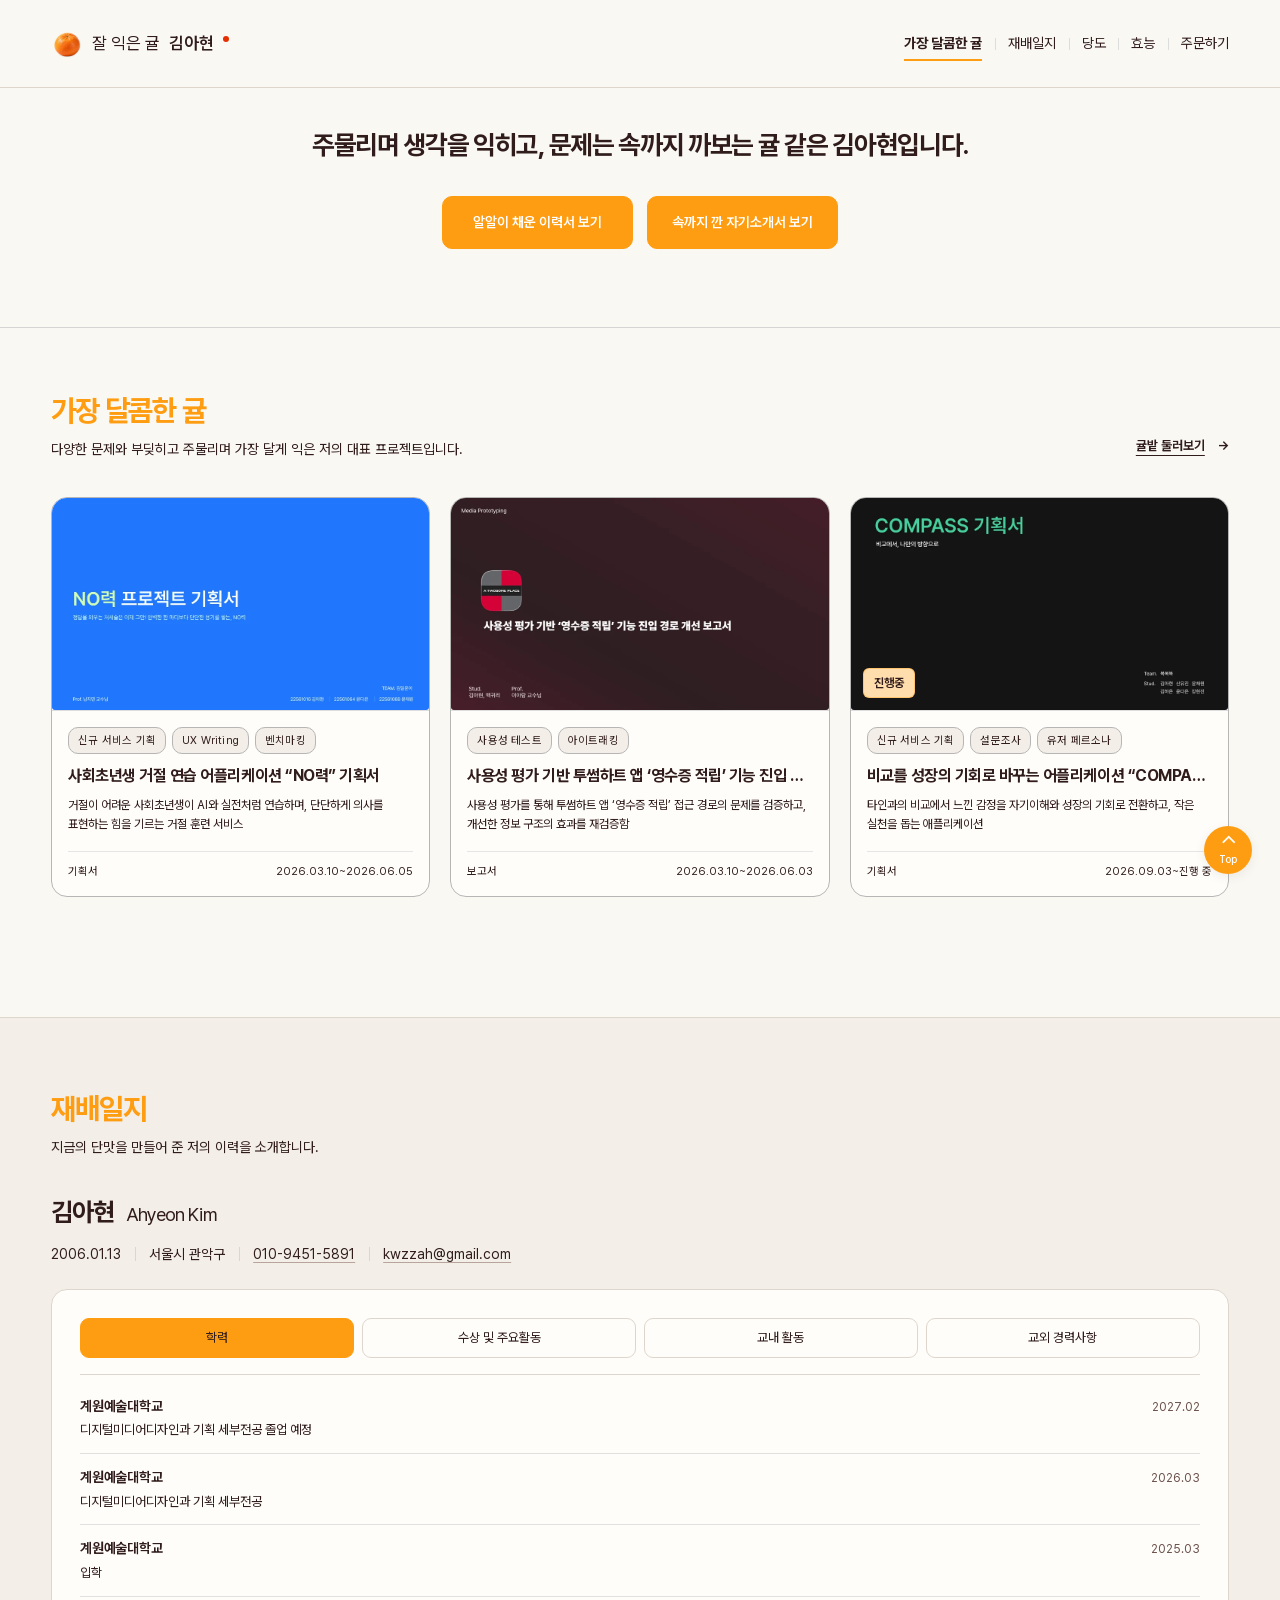
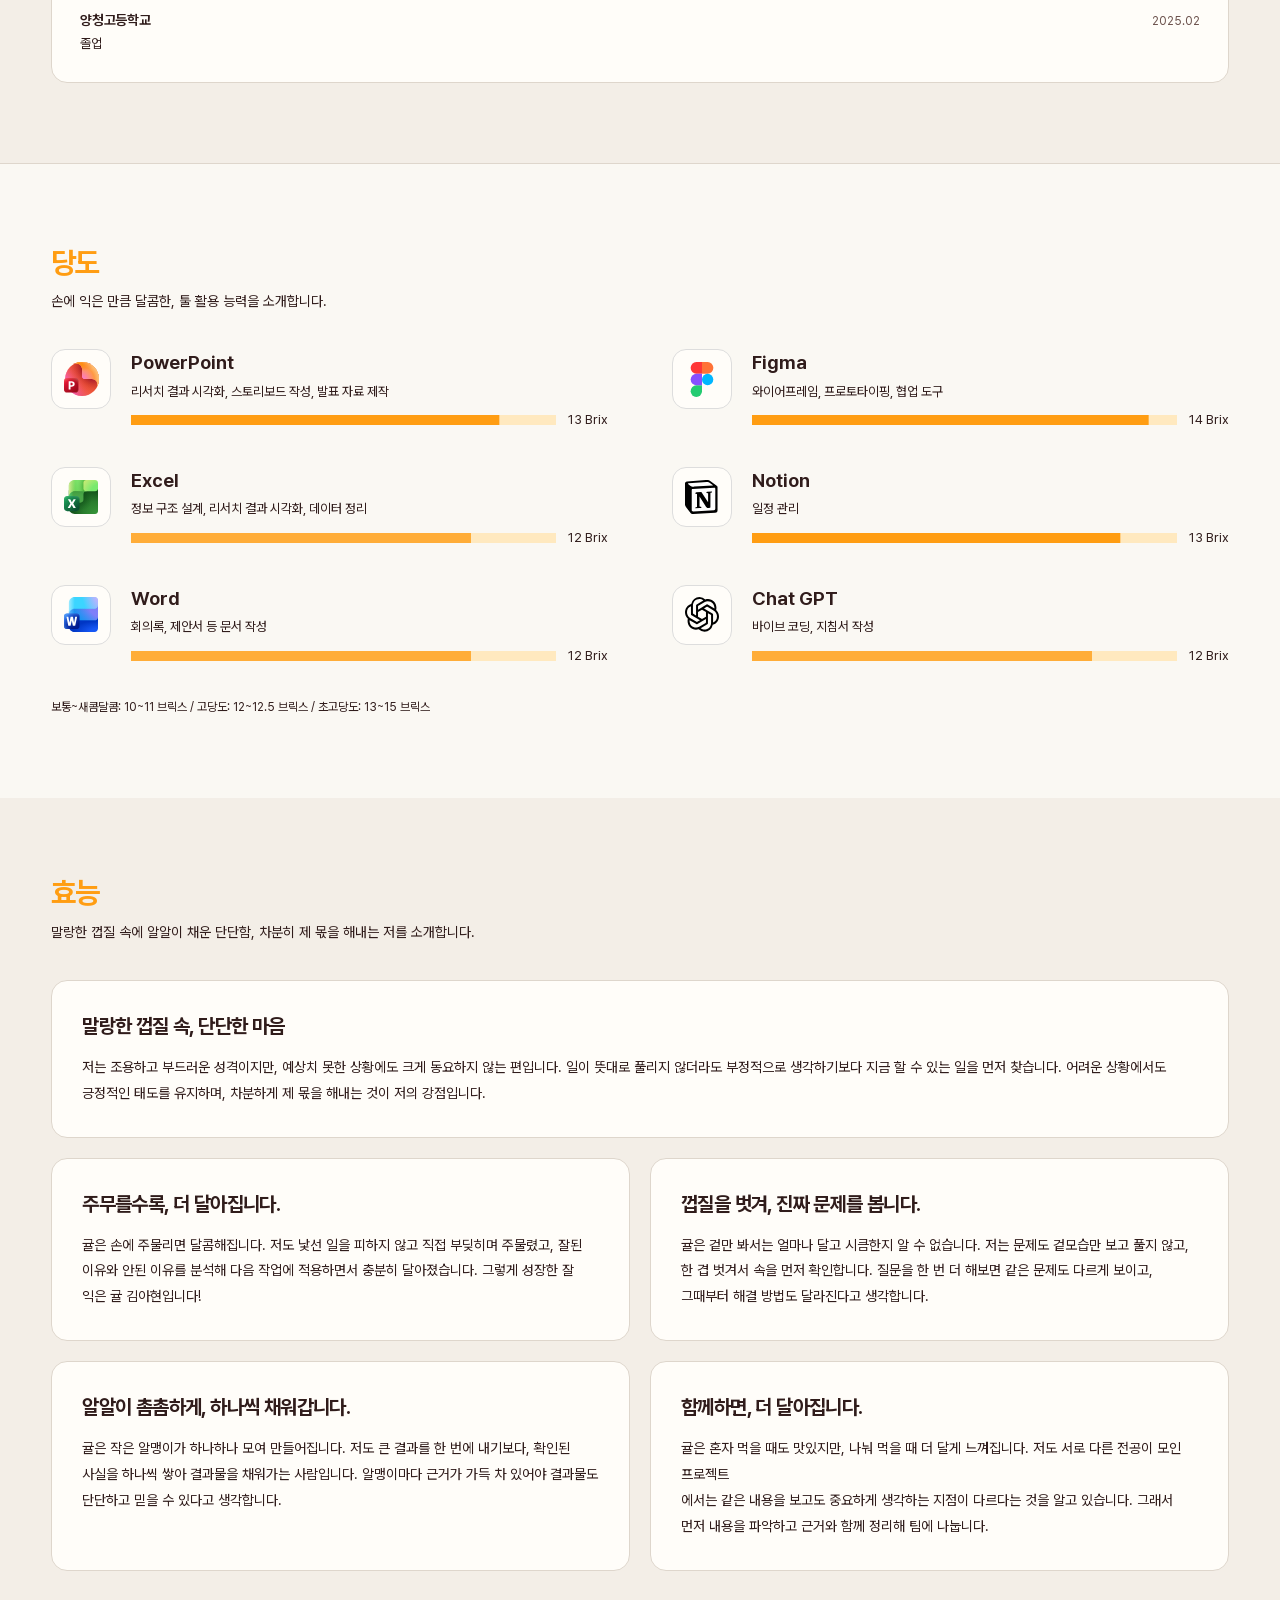
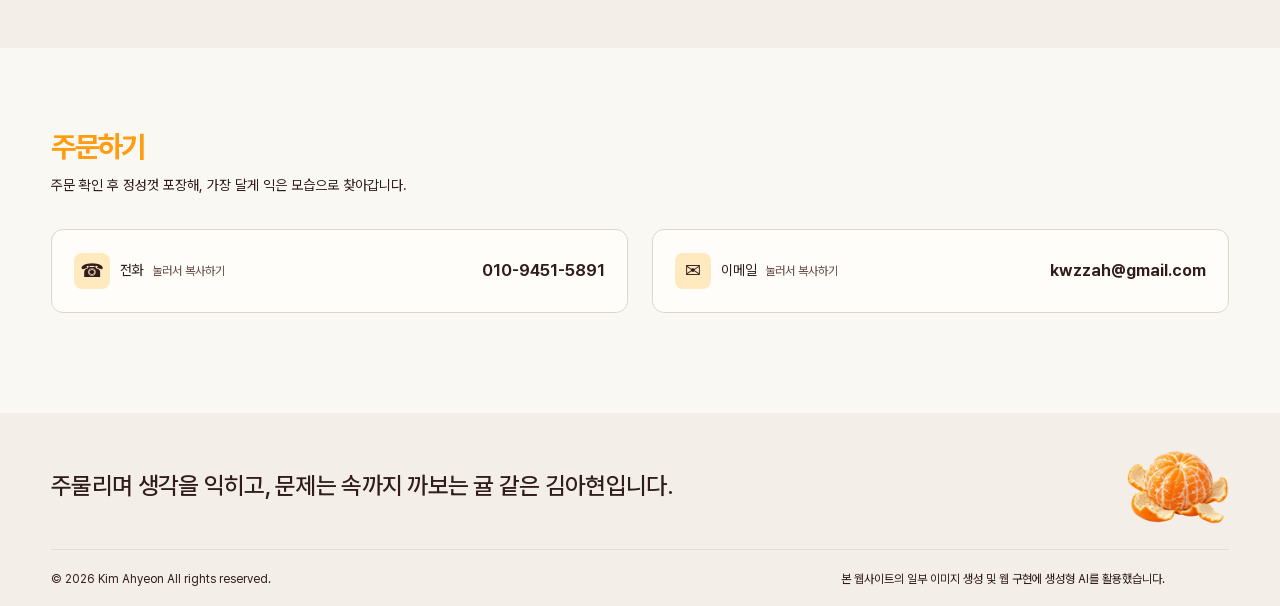
<file: index.html>
<!doctype html>
<html lang="ko">
<head>
  <meta charset="utf-8"><meta name="viewport" content="width=device-width, initial-scale=1">
  <meta name="description" content="주물리며 생각을 익히고, 문제는 속까지 까보는 귤 같은 기획자 김아현의 포트폴리오.">
  <meta name="theme-color" content="#FAF8F3"><title>잘 익은 귤 김아현</title>
  <link rel="icon" href="assets/brand-tangerine.webp" type="image/webp"><link rel="preload" href="assets/fonts/PretendardVariable.woff2" as="font" type="font/woff2" crossorigin>
  <link rel="stylesheet" href="styles.css?v=citrus-palette"><link rel="stylesheet" href="design-v2.css?v=project-tag-borders"><link rel="stylesheet" href="storyboard.css?v=citrus-palette"><link rel="stylesheet" href="motion.css?v=citrus-palette">
  <script defer src="data.js?v=award-icon-size"></script><script defer src="projects.js?v=award-icon-size"></script><script defer src="app.js?v=career-chips"></script>
<script defer src="motion.js?v=contact-cards"></script><link rel="stylesheet" href="palette.css?v=award-icon-size"></head>
<body>
  <a class="skip" href="#main">본문 바로가기</a>
  <!-- GNB: 사용자가 지정한 간결한 일반 명칭, 기존 위치와 앵커는 유지. -->
  <header class="header"><a class="brand" href="#home" aria-label="김아현 포트폴리오 홈"><img src="assets/brand-tangerine.webp" alt="" width="32" height="32">잘 익은 귤 <b>김아현</b><span class="brand-dot"></span></a>
    <button id="menu-toggle" class="menu-toggle" aria-controls="gnb" aria-expanded="false">메뉴 <span>＋</span></button>
    <nav id="gnb" aria-label="주 메뉴"><a href="#projects">가장 달콤한 귤</a><a href="#career">재배일지</a><a href="#skills">당도</a><a href="#about">효능</a><a href="#contact">주문하기</a></nav>
  </header>
  <main id="main">
    <div id="home" aria-hidden="true"></div>
    <section id="introduction" class="section introduction" aria-labelledby="intro-title">
      <div class="introduction-copy"><h1 id="intro-title">주물리며 생각을 익히고, 문제는 속까지 까보는 귤 같은 김아현입니다.</h1><div id="personal-downloads" class="intro-documents"></div><p id="document-status" class="document-status" role="status"></p></div>
    </section>
    <!-- 프로젝트: 대표/보고서/기획서/제안서/스토리보드 2Depth를 필터로 제공. -->
    <!-- 메인은 NO력·투썸하트·COMPASS 세 건, 전체 작업은 별도 페이지로 연결. -->
    <section id="projects" class="section featured-projects" aria-labelledby="featured-title"><div class="section-head reveal"><div><h2 id="featured-title">가장 달콤한 귤</h2><p class="eyebrow featured-label">다양한 문제와 부딪히고 주물리며 가장 달게 익은 저의 대표 프로젝트입니다.</p></div><a class="button primary all-projects-link" href="projects.html"><span class="tour-label">귤밭 둘러보기</span> <span aria-hidden="true">→</span></a></div><div class="filters" id="project-filters" hidden></div><p id="project-count" class="sr-only" aria-live="polite"></p><div id="project-grid" class="project-grid"></div><noscript>대표 프로젝트: NO력, 투썸하트, COMPASS. 프로젝트 상세는 JavaScript를 켜면 확인할 수 있습니다.</noscript></section>
    <!-- 이력은 탭 대신 독립적인 선택 칩으로 구현. aria-pressed로 선택 상태 전달. -->
    <!-- A4-6 / A4-8: 이력은 좌측 제목·세로 칩, 우측 테두리 목록으로 구성. -->
    <section id="career" class="section career" aria-labelledby="career-title">
      <div class="career-sidebar">
        <h2 id="career-title">재배일지</h2>
        <p class="eyebrow">지금의 단맛을 만들어 준 저의 이력을 소개합니다.</p>
      </div>
      <section class="career-profile" aria-labelledby="career-profile-title">
        <h3 id="career-profile-title"></h3>
        <dl id="career-profile-details"></dl>
      </section>
      <div class="career-records">
        <div id="career-filters" class="filters" role="group" aria-label="이력 분류"></div>
        <ul id="career-list" class="career-entries" aria-label="학력"></ul>
      </div>
    </section>
    <!-- A4-8: 왼쪽 당도 안내, 오른쪽 도구별 막대. 값은 사용자 화면설계서 기준. -->
    <section id="skills" class="section sweetness" aria-labelledby="skills-title"><h2 id="skills-title">당도</h2><p class="eyebrow">손에 익은 만큼 달콤한, 툴 활용 능력을 소개합니다.</p><div class="sweetness-tools" id="tools"></div><p class="sweetness-legend">보통~새콤달콤: 10~11 브릭스 / 고당도: 12~12.5 브릭스 / 초고당도: 13~15 브릭스</p></section>
    <!-- A4-9: 귤 메타포를 설명하는 한 열의 소개 문단. -->
    <!-- v28: 귤이 굴러온 뒤 소개가 나타나는 스크롤 진행형 실험. -->
    <section id="about" class="section about" aria-labelledby="about-title">
      <div class="about-inner">
        <h2 id="about-title">효능</h2>
        <p class="eyebrow">말랑한 껍질 속에 알알이 채운 단단함, 차분히 제 몫을 해내는 저를 소개합니다.</p>
        <div class="about-stories">
          <article><h3>말랑한 껍질 속, 단단한 마음</h3><p>저는 조용하고 부드러운 성격이지만, 예상치 못한 상황에도 크게 동요하지 않는 편입니다. 일이 뜻대로 풀리지 않더라도 부정적으로 생각하기보다 지금 할 수 있는 일을 먼저 찾습니다. 어려운 상황에서도 긍정적인 태도를 유지하며, 차분하게 제 몫을 해내는 것이 저의 강점입니다.</p></article>
          <article><h3>주무를수록, 더 달아집니다.</h3><p>귤은 손에 주물리면 달콤해집니다. 저도 낯선 일을 피하지 않고 직접 부딪히며 주물렸고, 잘된 이유와 안된 이유를 분석해 다음 작업에 적용하면서 충분히 달아졌습니다. 그렇게 성장한 잘 익은 귤 김아현입니다!</p></article>
          <article><h3>껍질을 벗겨, 진짜 문제를 봅니다.</h3><p>귤은 겉만 봐서는 얼마나 달고 시큼한지 알 수 없습니다. 저는 문제도 겉모습만 보고 풀지 않고, 한 겹 벗겨서 속을 먼저 확인합니다. 질문을 한 번 더 해보면 같은 문제도 다르게 보이고, 그때부터 해결 방법도 달라진다고 생각합니다.</p></article>
          <article><h3>알알이 촘촘하게, 하나씩 채워갑니다.</h3><p>귤은 작은 알맹이가 하나하나 모여 만들어집니다. 저도 큰 결과를 한 번에 내기보다, 확인된 사실을 하나씩 쌓아 결과물을 채워가는 사람입니다. 알맹이마다 근거가 가득 차 있어야 결과물도 단단하고 믿을 수 있다고 생각합니다.</p></article>
          <article><h3>함께하면, 더 달아집니다.</h3><p>귤은 혼자 먹을 때도 맛있지만, 나눠 먹을 때 더 달게 느껴집니다. 저도 서로 다른 전공이 모인 프로젝트<br class="about-line-break">에서는 같은 내용을 보고도 중요하게 생각하는 지점이 다르다는 것을 알고 있습니다. 그래서 먼저 내용을 파악하고 근거와 함께 정리해 팀에 나눕니다.</p></article>
        </div>
      </div>
    </section>
    <section id="contact" class="section contact" aria-labelledby="contact-title">
      <div class="contact-heading">
        <h2 id="contact-title">주문하기</h2>
        <p class="eyebrow">주문 확인 후 정성껏 포장해, 가장 달게 익은 모습으로 찾아갑니다.</p>
      </div>
      <div id="contact-links" class="contact-links"></div>
    </section>
  </main>
  <p id="contact-toast" class="contact-toast" role="status"></p>
  <footer class="portfolio-footer"><div class="footer-main"><p>주물리며 생각을 익히고, 문제는 속까지 까보는 귤 같은 김아현입니다.</p><img src="assets/intro-tangerine.webp" loading="lazy" decoding="async" alt="껍질이 벗겨진 귤" width="1254" height="1254"></div><div class="footer-bottom"><span>© 2026 Kim Ahyeon All rights reserved.</span><span>본 웹사이트의 일부 이미지 생성 및 웹 구현에 생성형 AI를 활용했습니다.</span></div></footer>
  <a class="back-to-top" href="#home" aria-label="맨 위로 이동"><span class="top-arrow" aria-hidden="true">⌃</span><span class="top-label" aria-hidden="true">Top</span></a>
  <!-- 네이티브 dialog: 모달 밖 inert, Tab 포커스 제한, Esc 지원. 해시로 직접 링크 가능. -->
  <dialog id="project-dialog" aria-labelledby="detail-title" aria-describedby="detail-summary"><header class="detail-header"><div><h2 id="detail-title" tabindex="-1"></h2><p id="detail-summary"></p></div><button id="detail-close" type="button" aria-label="프로젝트 상세 닫기">×</button></header><article id="project-detail" class="detail-body"></article></dialog>
</body></html>
</file>
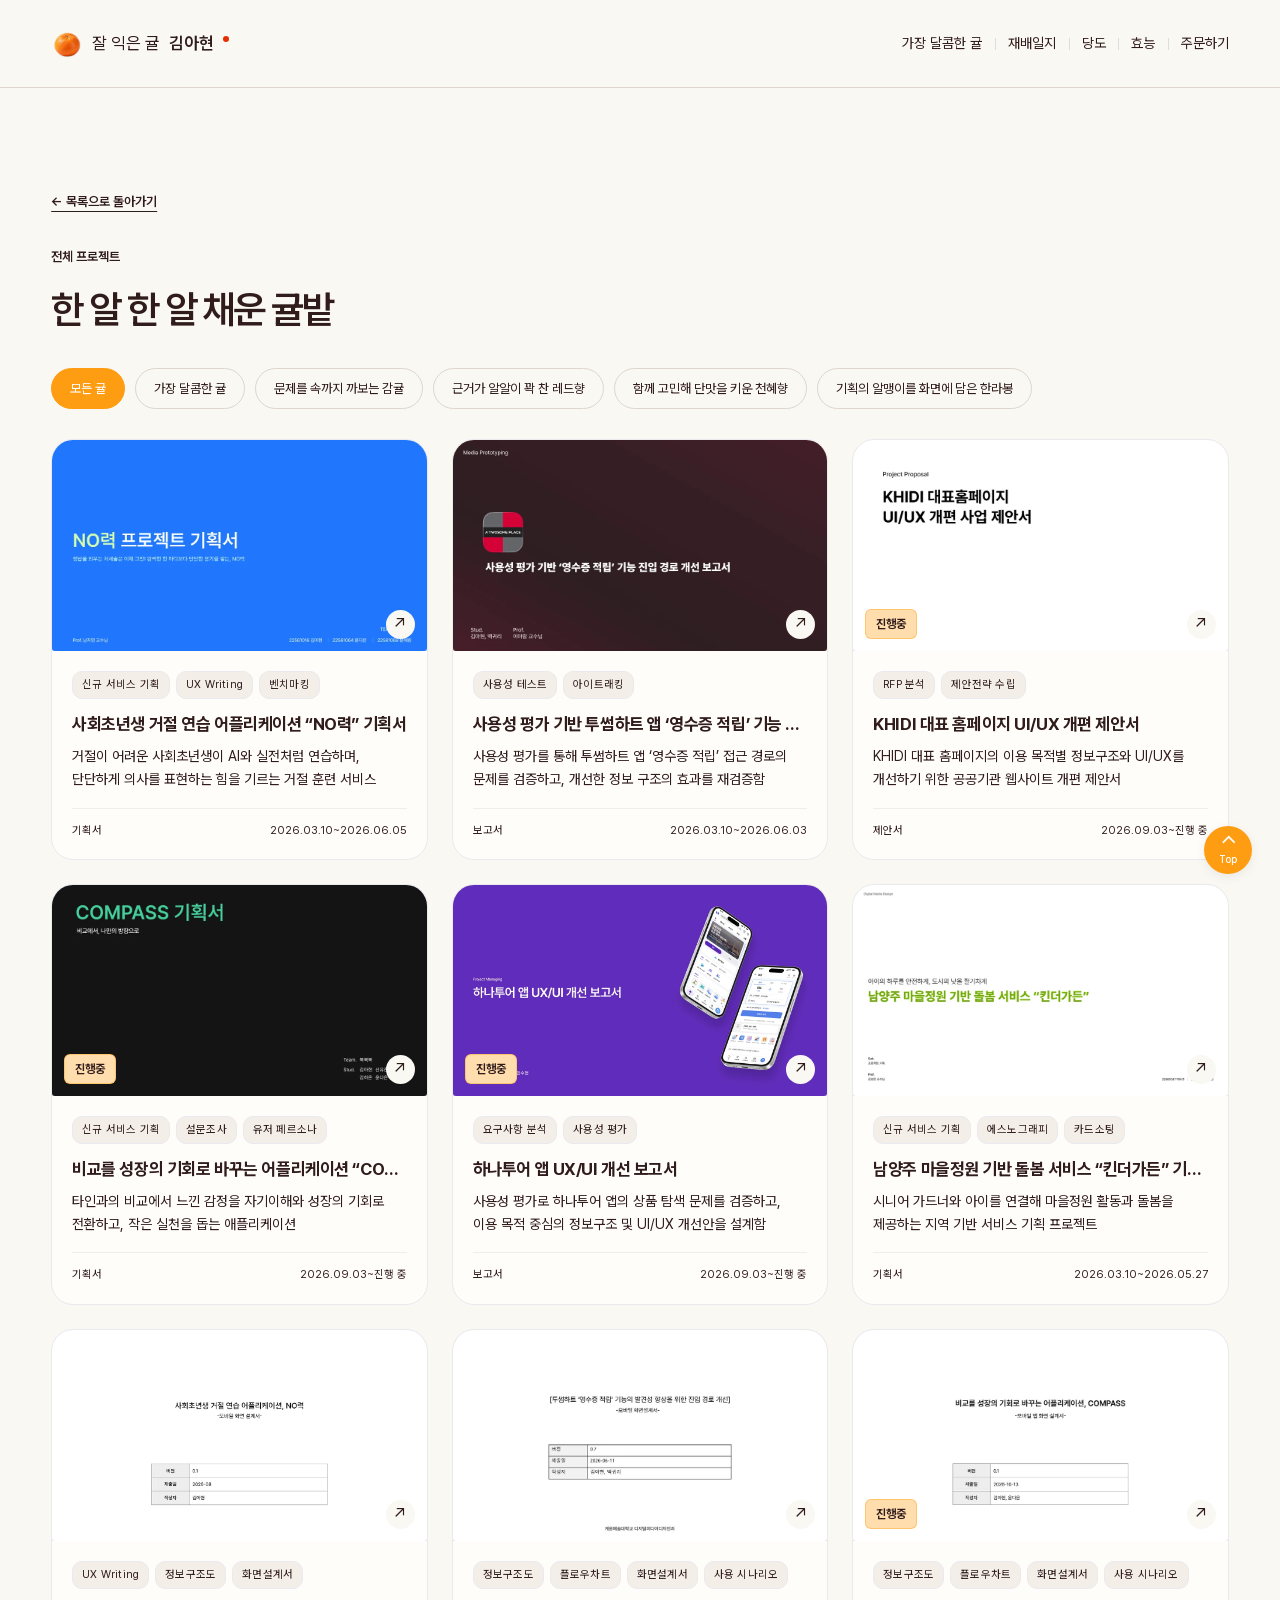
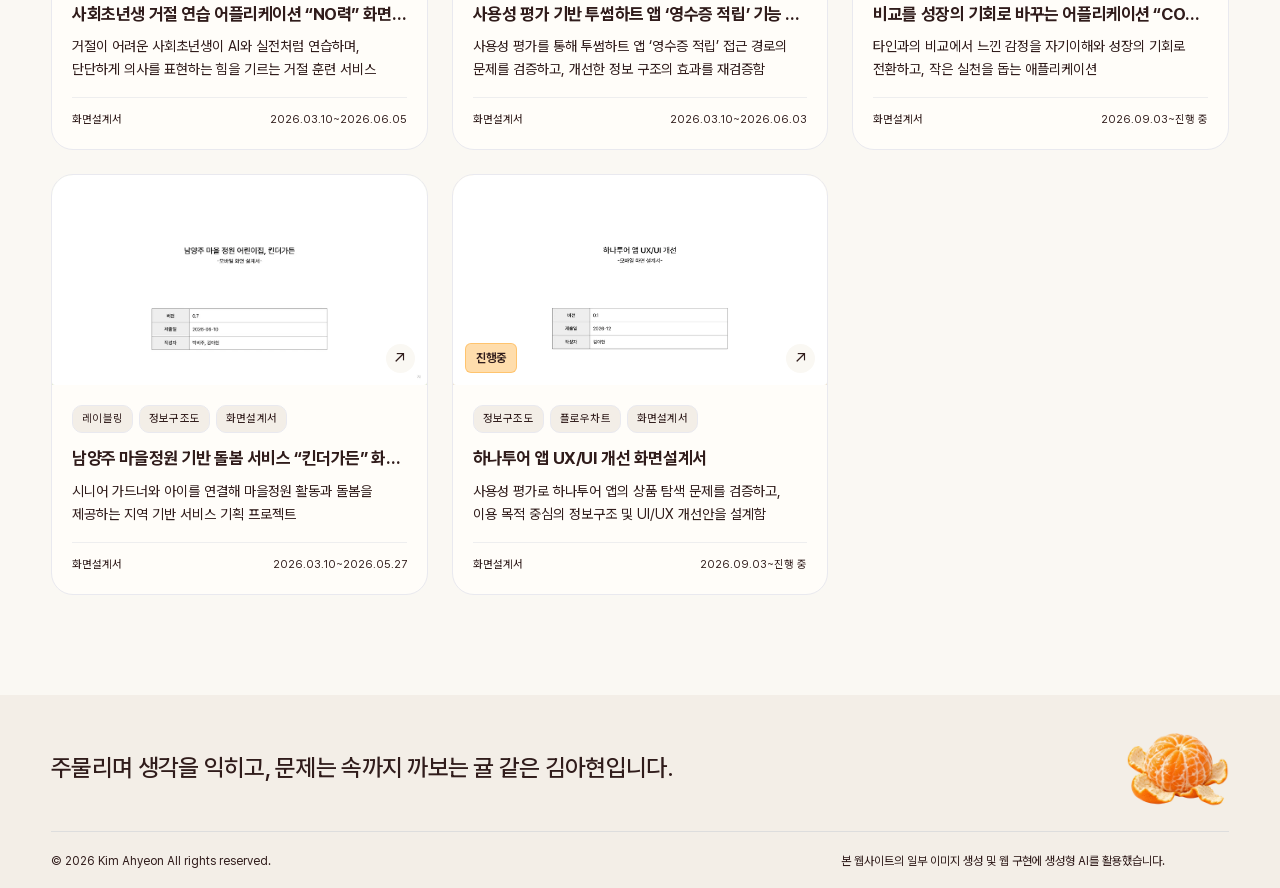
<file: projects.html>
<!doctype html>
<html lang="ko"><head><meta charset="utf-8"><meta name="viewport" content="width=device-width, initial-scale=1"><meta name="description" content="김아현의 전체 프로젝트를 문서 유형별로 살펴보세요."><meta name="theme-color" content="#FAF8F3"><title>잘 익은 귤 김아현</title><link rel="icon" href="assets/brand-tangerine.webp" type="image/webp"><link rel="stylesheet" href="styles.css?v=citrus-palette"><link rel="stylesheet" href="design-v2.css?v=project-tag-borders"><link rel="stylesheet" href="storyboard.css?v=citrus-palette"><link rel="stylesheet" href="motion.css?v=citrus-palette"><script defer src="data.js?v=award-icon-size"></script><script defer src="projects.js?v=award-icon-size"></script><script defer src="motion.js?v=contact-cards"></script><link rel="stylesheet" href="palette.css?v=selected-chip-text"></head>
<body data-page="all-projects"><a class="skip" href="#main">본문 바로가기</a>
  <header class="header"><a class="brand" href="index.html#home" aria-label="김아현 포트폴리오 홈"><img src="assets/brand-tangerine.webp" alt="" width="32" height="32">잘 익은 귤 <b>김아현</b><span class="brand-dot"></span></a>
    <button id="menu-toggle" class="menu-toggle" aria-controls="gnb" aria-expanded="false">메뉴 <span>＋</span></button>
    <nav id="gnb" aria-label="주 메뉴"><a href="index.html#projects">가장 달콤한 귤</a><a href="index.html#career">재배일지</a><a href="index.html#skills">당도</a><a href="index.html#about">효능</a><a href="index.html#contact">주문하기</a></nav>
  </header>
<main id="main"><section id="projects" class="section all-projects" aria-labelledby="all-title"><a class="text-link" href="index.html#projects">← 목록으로 돌아가기</a><div class="section-head"><div><p class="eyebrow featured-label">전체 프로젝트</p><h1 id="all-title">한 알 한 알 채운 귤밭</h1></div></div><div id="project-filters" class="filters" role="group" aria-label="프로젝트 문서 분류"></div><p id="project-count" class="sr-only" aria-live="polite"></p><div id="project-grid" class="project-grid"></div><noscript>전체 프로젝트: NO력, 투썸하트, COMPASS, 킨더가든, 하나투어, KHIDI, 쿠팡 프레시. 필터와 상세 보기는 JavaScript가 필요합니다.</noscript></section></main>  <footer class="portfolio-footer"><div class="footer-main"><p>주물리며 생각을 익히고, 문제는 속까지 까보는 귤 같은 김아현입니다.</p><img src="assets/intro-tangerine.webp" loading="lazy" decoding="async" alt="껍질이 벗겨진 귤" width="1254" height="1254"></div><div class="footer-bottom"><span>© 2026 Kim Ahyeon All rights reserved.</span><span>본 웹사이트의 일부 이미지 생성 및 웹 구현에 생성형 AI를 활용했습니다.</span></div></footer>
  <a class="back-to-top" href="#projects" aria-label="맨 위로 이동"><span class="top-arrow" aria-hidden="true">⌃</span><span class="top-label" aria-hidden="true">Top</span></a>
  <dialog id="project-dialog" aria-labelledby="detail-title" aria-describedby="detail-summary"><header class="detail-header"><div><h2 id="detail-title" tabindex="-1"></h2><p id="detail-summary"></p></div><button id="detail-close" type="button" aria-label="프로젝트 상세 닫기">×</button></header><article id="project-detail" class="detail-body"></article></dialog>
</body></html>
</file>
<file: styles.css>
/* 1. 디자인 토큰: PDF의 흰 배경/주황 강조를 웹용 아이보리·귤색으로 확장.
 * PDF에 색상값과 폰트 지정은 없으므로 아래 값은 구현자가 선택한 값이다.
 * 외부 폰트·라이브러리 없이 오프라인에서도 동작한다. */
:root{--paper:#f7f5ed;--ink:#28372c;--muted:#647067;--orange:#b84909;--fruit:#ff8b16;--line:#d6d8cc;--green:#344e3a;--radius:22px;--pad:clamp(22px,5.7vw,100px)}
*{box-sizing:border-box}html{scroll-behavior:smooth;scroll-padding-top:100px}body{margin:0;background:var(--paper);color:var(--ink);font-family: "Pretendard","Apple SD Gothic Neo","Malgun Gothic",system-ui,sans-serif;line-height:1.65;word-break:keep-all}button,input,textarea{font:inherit}button,a{-webkit-tap-highlight-color:transparent}button{cursor:pointer}a{color:inherit;text-underline-offset:5px}button:disabled{cursor:default}img{max-width:100%;display:block}h1,h2,h3,h4,p{margin:0}h1,h2{letter-spacing:-.055em;line-height:1.22}h2{font-size:clamp(34px,4.1vw,62px);font-weight:600}h3{font-size:24px;letter-spacing:-.035em}em{color:var(--ink);font-style:normal}small{font-size:12px}a:focus-visible,button:focus-visible,input:focus-visible,textarea:focus-visible{outline:3px solid var(--orange);outline-offset:5px}.sr-only{position:absolute;width:1px;height:1px;padding:0;overflow:hidden;clip:rect(0,0,0,0);white-space:nowrap}.skip{position:fixed;top:-70px;left:20px;background:var(--ink);color:var(--ink);padding:12px;z-index:100}.skip:focus{top:15px}
/* 2. 전역 내비게이션: sticky 위치와 앵커 여백. 모바일은 명시적 펼침 버튼. */
.header{height:88px;padding:0 var(--pad);display:flex;align-items:center;justify-content:space-between;border-bottom:1px solid var(--line);position:sticky;top:0;background:rgba(247,245,237,.96);z-index:20;gap:25px}.brand{display:flex;align-items:center;gap:9px;text-decoration:none;white-space:nowrap;font-size:17px}.brand b{font-weight:600}.brand-dot{width:6px;height:6px;border-radius:50%;background:var(--orange);align-self:flex-start;margin-top:8px}.header nav{display:flex;align-items:center;gap:clamp(15px,2.5vw,40px)}nav a{text-decoration:none;font-size:14px;position:relative}nav small{display:block;color:var(--ink);font-size:10px}nav a::after{content:'';position:absolute;bottom:-6px;left:0;width:0;height:2px;background:var(--orange);transition:width .2s}nav a:hover::after,nav a[aria-current]::after{width:100%}.nav-contact{border:1px solid var(--ink);border-radius:30px;padding:9px 17px}.menu-toggle{display:none;border:0;background:transparent}.section{padding:100px var(--pad);scroll-margin-top:20px;max-width:1800px;margin:auto}.eyebrow{font-size:11px;letter-spacing:.15em;font-weight:600;margin-bottom:22px}.live-dot{display:inline-block;background:var(--orange);width:7px;height:7px;border-radius:50%;margin-right:7px}.button{display:inline-flex;align-items:center;justify-content:space-between;gap:35px;border-radius:40px;padding:17px 26px;text-decoration:none;border:1px solid var(--ink);font-size:14px;transition:transform .2s,background .2s}.button:hover{transform:translateY(-3px)}.primary{background:var(--green);color:var(--ink)}.primary:hover{background:#203b28}
/* 3. 귤 히어로. 벡터 자산은 해상도 독립적이고 장식은 보조기기에서 제외된다. */
.hero{display:grid;grid-template-columns:1fr 1fr;align-items:center;padding-top:70px;padding-bottom:25px;gap:30px;min-height:calc(100svh - 88px)}h1{font-size:clamp(44px,5.1vw,80px);font-weight:600}.hero-description{color:var(--ink);font-size:15px;margin:24px 0 30px}.document-links{display:flex;gap:20px;flex-wrap:wrap;margin-top:23px;font-size:12px}.unavailable{color:var(--ink);font-size:12px}.hero-art{position:relative;display:flex;flex-direction:column;align-items:center;justify-content:center;min-height:480px}.orbit-label{font-size:10px;letter-spacing:.25em;transform:rotate(-10deg);margin-bottom:0}.fruit-button{border:0;background:transparent;position:relative;padding:0;width:min(100%,520px);aspect-ratio:1;border-radius:50%}.whole{display:block;transition:transform .5s,opacity .4s}.whole img{width:100%;filter:drop-shadow(12px 30px 17px #7f6b3521)}.fruit-button:hover .whole{transform:rotate(-7deg) scale(1.04)}.inside{position:absolute;inset:17%;border-radius:50%;background:repeating-conic-gradient(#ffba51 0deg 66deg,#fff0c8 66deg 72deg);border:16px solid #f48213;opacity:0;transform:scale(.7) rotate(-25deg);transition:opacity .4s,transform .5s;box-shadow:0 20px 30px #ac691820}.inside span{position:absolute;font-size:14px;font-weight:700;color:var(--ink)}.inside span:nth-child(1){left:60%;top:25%}.inside span:nth-child(2){left:68%;top:55%}.inside span:nth-child(3){left:41%;top:73%}.inside span:nth-child(4){left:15%;top:50%}.inside span:nth-child(5){left:28%;top:20%}.fruit-button[aria-pressed=true] .whole{opacity:0;transform:scale(.8) rotate(15deg)}.fruit-button[aria-pressed=true] .inside{opacity:1;transform:scale(1) rotate(0)}.sticker{position:absolute;right:0;top:58%;background:#eef0d8;border:1px solid #536944;border-radius:50%;width:118px;height:118px;display:flex;flex-direction:column;justify-content:center;align-items:center;transform:rotate(14deg);font-size:16px;line-height:1.2;pointer-events:none}.sticker b{font-size:30px}.sticker small{margin-top:8px}.art-caption{font-size:12px;transform:rotate(-4deg);color:var(--ink)}.art-caption span{font-size:28px;padding-left:10px}.hero-foot{grid-column:1/-1;display:flex;justify-content:space-between;border-top:1px solid var(--line);padding-top:24px;font-size:10px;color:var(--ink);margin-top:30px}.hero-foot a{text-decoration:none;letter-spacing:.15em}.manifesto{background:var(--green);color:var(--ink);display:flex;align-items:center;justify-content:space-around;gap:25px;padding:22px;overflow:hidden;font-size:clamp(15px,2.5vw,34px);letter-spacing:-.03em;white-space:nowrap}.manifesto img{width:35px;transform:rotate(-15deg)}
/* 4. 목록: 첫 대표 프로젝트는 넓게, 나머지는 두 열. 문서 종류는 필터로 분리. */
.section-head{display:flex;justify-content:space-between;align-items:flex-end;margin-bottom:35px;gap:30px}.section-head>p{font-size:14px;color:var(--ink)}.filters{display:flex;gap:8px;flex-wrap:wrap;margin-bottom:30px}.filters button{border:1px solid var(--line);border-radius:30px;background:transparent;padding:10px 18px;font-size:13px;color:var(--ink);transition:background .2s}.filters button:hover{border-color:var(--green)}.filters button[aria-pressed=true]{background:var(--ink);color:var(--ink);border-color:var(--ink)}.project-grid{display:grid;grid-template-columns:1fr 1fr;gap:38px 26px}.project-card{min-width:0}.project-card:first-child.featured{grid-column:1/-1;display:grid;grid-template-columns:1.4fr 1fr;gap:40px;align-items:center}.card-visual{position:relative;min-height:280px;aspect-ratio:1.55;border-radius:var(--radius);padding:32px;display:flex;align-items:center;justify-content:center;overflow:hidden;text-decoration:none;background:#e1e7f2}.blue{background:#dbe5f8}.wine{background:#eadbda}.purple{background:#e4def2}.green{background:#e3ead5}.sand{background:#ede3d1}.sage{background:#dee7df}.mint{background:#d6e9e0}.card-visual img{width:100%;box-shadow:0 14px 35px #25302222;transition:transform .4s;border-radius:3px}.card-visual:hover img{transform:rotate(-2deg) scale(1.04)}.card-visual .card-number{position:absolute;top:18px;left:20px;font-size:11px;letter-spacing:.13em}.card-arrow{position:absolute;right:17px;bottom:17px;border-radius:50%;width:42px;height:42px;display:grid;place-items:center;background:var(--paper);font-size:23px;transition:transform .25s}.card-visual:hover .card-arrow{transform:rotate(45deg)}.card-type-art{text-align:center;font-size:clamp(32px,4vw,64px);letter-spacing:-.04em;font-weight:600}.card-type-art small{display:block;font-size:12px;letter-spacing:.15em;font-weight:400}.card-meta{padding-top:20px}.featured .card-meta{padding:0}.tag-row{display:flex;gap:8px;flex-wrap:wrap;margin-bottom:13px;font-size:10px;letter-spacing:.02em}.tag-row span{border:1px solid var(--line);border-radius:20px;padding:4px 9px}.tag-row .award{background:#edf0df;border-color:#9aa77d}.card-meta h3{font-size:28px;margin-bottom:10px}.card-meta h3 a{text-decoration:none}.card-meta p{font-size:14px;color:var(--ink);margin-bottom:18px}.text-link{font-size:13px;font-weight:600}.source-note{font-size:11px;color:var(--ink);margin-top:26px}.career{border-top:1px solid var(--line);border-bottom:1px solid var(--line);background:#eff0e5}.career-layout{display:grid;grid-template-columns:.7fr 1.3fr;gap:65px}.tree-art{display:flex;align-items:center;justify-content:center;flex-direction:column;padding-top:15px}.tree-crown{background:#d5dfc6;border-radius:50% 50% 45% 45%;height:250px;width:280px;position:relative}.tree-crown img{width:90px;position:absolute;left:90px;top:60px}.tree-crown span{position:absolute;font-size:12px;border:1px solid #8b9b73;border-radius:30px;padding:5px 12px;left:20px;top:65px}.tree-crown span+span{left:auto;right:20px;top:150px}.tree-trunk{width:9px;height:75px;background:#788365;margin-top:-8px}.tree-art>p{font-size:10px;letter-spacing:.16em;border-top:1px solid #8b9b73;padding-top:15px;width:90%;text-align:center}.career-row{padding:24px 0;border-bottom:1px solid #c9cebf;display:grid;grid-template-columns:60px 1fr;gap:18px}.career-row>span{color:var(--ink);font-size:13px}.career-row h3{font-size:19px}.career-row p{font-size:13px;color:var(--ink);margin-top:6px}.skill-layout{display:grid;grid-template-columns:1fr 1fr;gap:50px}.tool-panel{border:1px solid var(--line);padding:35px;border-radius:var(--radius)}.tool-panel>p{font-size:13px;color:var(--ink);margin-top:8px}.tool-list{margin-top:22px}.tool-item{padding:14px 0;border-bottom:1px solid var(--line);display:flex;justify-content:space-between;align-items:center;gap:15px}.tool-item span{font-size:10px;color:var(--ink);text-align:right}.process{padding:0;list-style:none;margin:24px 0 0}.process li{display:flex;gap:22px;padding:23px 0;border-top:1px solid var(--line)}.process li>span{color:var(--ink);font-size:12px}.process h4{font-size:20px}.process p{font-size:14px;color:var(--ink);margin:8px 0}.process a{font-size:12px}.about{display:grid;grid-template-columns:1fr 1.3fr;gap:60px;background:#ece8dc;border-radius:32px;margin:0 var(--pad);padding:70px;max-width:none}.about-seal{display:grid;place-content:center;border:1px solid var(--orange);color:var(--ink);height:120px;width:120px;border-radius:50%;text-align:center;transform:rotate(-12deg);margin-top:40px}.large-copy{font-size:clamp(24px,2.7vw,40px);line-height:1.45;letter-spacing:-.035em;margin-bottom:25px}.about-copy>p:not(.large-copy){font-size:14px;margin-top:18px;color:var(--ink)}.profile{margin-top:35px}.profile div{display:grid;grid-template-columns:90px 1fr;padding:10px 0;border-top:1px solid #c8c7bc;font-size:13px}.profile dd{margin:0}.profile dt{color:var(--ink)}.contact{display:grid;grid-template-columns:1fr 1fr;gap:80px}.contact>div>p:not(.eyebrow){margin-top:25px;color:var(--ink);font-size:14px}.contact-info{font-size:13px;margin-top:35px}.contact-info div{display:grid;grid-template-columns:65px 1fr;padding:9px 0}.contact-info dd{margin:0;color:var(--ink);overflow-wrap:anywhere}.contact form{padding:34px;border:1px solid var(--line);border-radius:var(--radius)}form h3{margin-bottom:22px}form label{display:block;font-size:12px;margin:18px 0 8px}input,textarea{display:block;width:100%;border:0;border-bottom:1px solid #a8b0a3;background:transparent;border-radius:0;padding:10px 0;color:var(--ink);font-size:14px}textarea{resize:vertical}form .button{width:100%;margin-top:26px}#form-status{font-size:11px;color:var(--ink);margin-top:15px}footer{padding:35px var(--pad);border-top:1px solid var(--line);display:flex;align-items:center;justify-content:space-between;gap:25px;font-size:10px}footer p{max-width:330px;color:var(--ink)}footer>a:last-child{white-space:nowrap}
/* 5. 상세 보기: 충분한 너비와 내부 스크롤. 표지는 실제 PDF 발췌만 사용. */
dialog{width:min(1100px,calc(100% - 32px));max-height:calc(100svh - 32px);padding:0;background:var(--paper);color:var(--ink);border:1px solid var(--line);border-radius:22px}dialog::backdrop{background:#142619a8;backdrop-filter:blur(5px)}body.modal-open{overflow:hidden}.dialog-bar{display:flex;justify-content:space-between;align-items:center;position:sticky;top:0;z-index:2;padding:18px 28px;background:var(--paper);border-bottom:1px solid var(--line);font-size:13px}.dialog-bar button{background:var(--ink);color:var(--ink);border:0;border-radius:25px;padding:8px 17px}.back-link{text-decoration:none}#project-detail{padding:clamp(22px,5vw,60px)}#project-detail h2{font-size:clamp(32px,4vw,54px);margin-bottom:16px}.detail-intro{font-size:18px;color:var(--ink);margin-bottom:30px}.detail-nav{display:flex;gap:15px;flex-wrap:wrap;font-size:12px;margin:25px 0}.detail-meta{display:grid;grid-template-columns:1fr 1fr;gap:0 30px;margin:20px 0 40px}.detail-meta div{border-top:1px solid var(--line);padding:14px 0;font-size:13px}.detail-meta dt{color:var(--ink);font-size:11px}.detail-meta dd{margin:5px 0 0}.detail-section{margin-top:42px;scroll-margin-top:90px}.detail-section h3{margin-bottom:14px}.detail-section p{font-size:14px;color:var(--ink)}.detail-section img{width:100%;border-radius:8px;margin:20px 0 10px}.download-row{display:flex;justify-content:space-between;gap:20px;align-items:center;border-top:1px solid var(--line);padding:18px 0}.download-row strong{font-size:14px}.download-row .button{padding:10px 18px;white-space:nowrap}.detail-end{border-top:1px solid var(--line);margin-top:45px;padding-top:25px;display:flex;justify-content:space-between;gap:20px;font-size:13px}
/* 6. 모션: 콘텐츠는 기본 노출. observer 생성 후에만 reveal 대기 상태 적용.
 * reduced-motion에서는 모든 이동/회전과 smooth scroll을 제거한다. */
.reveal{transition:opacity .65s,transform .65s}.motion-ready .reveal:not(.visible){opacity:0;transform:translateY(22px)}
@media(min-width:1600px){.hero{min-height:820px}}@media(max-width:1000px){.header{padding:0 24px}nav small{display:none}.header nav{gap:17px}.hero{padding-top:50px}.hero-art{min-height:350px}.sticker{width:90px;height:90px;right:-8px}.sticker b{font-size:24px}.career-layout{gap:25px}.skill-layout,.contact{gap:30px}.about{padding:45px;gap:30px}footer p{display:none}.card-visual{padding:25px;min-height:230px}}
@media(max-width:740px){html{scroll-padding-top:80px}.header{height:72px}.brand{font-size:15px}.menu-toggle{display:block;font-size:13px}.menu-toggle span{margin-left:8px}.header nav{display:none;position:absolute;top:72px;left:0;right:0;background:var(--paper);padding:20px 24px;border-bottom:1px solid var(--line);flex-direction:column;align-items:stretch;gap:0}.header nav.open{display:flex}.header nav a{padding:13px 0}.header nav small{display:inline;margin-left:10px}.header nav .nav-contact{padding:12px 18px;margin-top:10px}.section{padding-top:65px;padding-bottom:65px}.hero{grid-template-columns:1fr;padding-top:45px;gap:10px}.hero h1{font-size:clamp(42px,8.5vw,62px)}.hero-copy{position:relative;z-index:1}.hero-description{font-size:14px}.hero-art{min-height:0;width:min(100%,350px);justify-self:center;margin-top:20px}.orbit-label{font-size:8px}.fruit-button{max-width:340px}.sticker{right:0}.hero-foot{margin-top:25px;padding-top:20px;gap:15px}.hero-foot>span:first-child{display:none}.manifesto{justify-content:flex-start;font-size:21px;padding:18px}.manifesto img{width:27px}.section-head{display:block}.section-head>p{margin-top:20px}.eyebrow{margin-bottom:16px}.filters{gap:7px}.filters button{font-size:12px;padding:8px 12px}.project-grid{grid-template-columns:1fr;gap:32px}.project-card:first-child.featured{display:block}.card-visual{min-height:220px}.featured .card-meta{padding-top:20px}.card-meta h3{font-size:25px}.career-layout,.skill-layout,.contact,.about{grid-template-columns:1fr}.tree-art{display:none}.tool-panel{padding:25px}.about{padding:40px 25px;margin:0 16px}.about-label{display:grid;grid-template-columns:1fr 100px}.about-label .eyebrow{grid-column:1/-1}.about-seal{margin-top:0;width:95px;height:95px;font-size:13px}.profile{margin-bottom:0}.contact form{padding:25px}.contact{gap:35px}footer{flex-wrap:wrap;padding:28px 22px;gap:20px}footer .brand{width:100%}.detail-meta{grid-template-columns:1fr}.download-row{align-items:flex-start;flex-direction:column;gap:8px}.dialog-bar{padding:15px}.detail-end{flex-wrap:wrap}.inside span{font-size:11px}}
@media(prefers-reduced-motion:reduce){html{scroll-behavior:auto}*,*::before,*::after{animation:none!important;transition:none!important}.motion-ready .reveal:not(.visible){opacity:1;transform:none}.fruit-button:hover .whole{transform:none}.card-visual:hover img{transform:none}.button:hover{transform:none}}
</file>
<file: design-v2.css>
/* 요청한 두 번째 디자인 버전. 공통 섹션/접근성 규칙은 styles.css를 재사용한다.
 * Pretendard를 로컬 번들로 제공해 설치 여부와 네트워크 상태에 의존하지 않는다. */
@font-face{font-family:'Pretendard';src:url('assets/fonts/PretendardVariable.woff2') format('woff2');font-weight:100 900;font-style:normal;font-display:swap}
:root{--paper:#FAFAFA;--ink:#222222;--muted:#696969;--orange:#FF9900;--fruit:#FF9900;--line:#e7e7eb;--green:#222222;--radius:22px;--pad:clamp(22px,4vw,76px)}
body{font-family:'Pretendard',system-ui,sans-serif;background:#FAFAFA}em{color:var(--ink);text-decoration:underline;text-decoration-color:var(--orange);text-decoration-thickness:.075em;text-underline-offset:.11em}.header{background:rgba(250,250,250,.97)}.primary{background:var(--orange);border-color:var(--orange);color:var(--ink);font-weight:650}.primary:hover{background:#ffb13c}.brand img{object-fit:contain}.section-head>p{max-width:270px}.nav-contact{border-color:#d1d1d1}.hero{gap:20px;padding-top:40px;padding-bottom:20px;min-height:calc(100svh - 88px)}h1{font-size:clamp(42px,4.6vw,70px)}.hero-description{margin:22px 0}.document-links{margin-top:18px}.hero-art{min-height:420px}.orbit-label{transform:none;letter-spacing:.16em;color:var(--ink);font-size:10px}.fruit-button{width:min(100%,540px);border-radius:20px}.fruit-scene{display:block;position:relative;width:100%;aspect-ratio:1;will-change:transform}.fruit-scene>span{position:absolute;inset:0;display:block}.fruit-scene img{height:100%;width:100%;object-fit:contain;filter:none}.whole{opacity:1;transition:opacity .25s;z-index:2}.fruit-button:hover .whole{transform:none}.peeled-photo{opacity:0;transform:scale(.93);transition:opacity .7s .1s,transform .9s;z-index:1}.peel-shell{opacity:0;z-index:3;pointer-events:none;transform-origin:50% 80%;transition:transform 1s cubic-bezier(.2,.7,.2,1),opacity .85s}.peel-left{clip-path:polygon(0 0,50% 0,49% 100%,0 100%)}.peel-right{clip-path:polygon(50% 0,100% 0,100% 100%,51% 100%)}.fruit-button.peeling .whole{opacity:0}.fruit-button.peeling .peeled-photo{opacity:1;transform:scale(1)}.fruit-button.peeling .peel-left{animation:rind-left 1.15s both}.fruit-button.peeling .peel-right{animation:rind-right 1.15s both}.fruit-button.squeezing .fruit-scene{animation:knead .72s cubic-bezier(.36,0,.26,1)}
/* 첫 번째와 두 번째 제스처: 살짝 줄었다 원래 크기로 돌아오며 부드러운 질감을 표현. */
@keyframes knead{0%,100%{transform:scale(1)}38%{transform:scale(.91,.88) rotate(-1.2deg)}68%{transform:scale(1.025,1.015) rotate(.5deg)}}
/* 사진 껍질 레이어를 좌우로 열며 같은 구도의 속살 사진으로 전환. */
@keyframes rind-left{0%{opacity:1;transform:none}70%{opacity:.55;transform:translate(-12%,13%) rotate(-15deg) scale(.93)}100%{opacity:0;transform:translate(-19%,22%) rotate(-24deg) scale(.9)}}
@keyframes rind-right{0%{opacity:1;transform:none}70%{opacity:.55;transform:translate(12%,13%) rotate(15deg) scale(.93)}100%{opacity:0;transform:translate(19%,22%) rotate(24deg) scale(.9)}}
.intro-progress{display:flex;gap:15px;justify-content:center;margin-top:-4px;font-size:11px;color:var(--ink)}.intro-progress span{border-top:2px solid #ddd;padding-top:7px;transition:border-color .3s,color .3s}.intro-progress span.complete{border-color:var(--orange);color:var(--ink)}.art-caption{margin-top:13px;transform:none;text-align:center;font-size:12px}.hero-foot{margin-top:15px;padding-top:16px}.hero-foot a{letter-spacing:0}.hero-foot>span:last-child{font-variant-numeric:tabular-nums;color:var(--ink)}.manifesto{background:#fff1d9;color:var(--ink);border-block:1px solid #ffe0a8;font-size:clamp(17px,2vw,27px)}.manifesto img{width:30px;transform:none}.career{background:#f5f5f7}.tree-crown{background:#efefef}.tree-trunk{background:#aaa}.tree-art>p{border-color:#ccc}.career-row{border-color:var(--line)}.career-row>span,.process li>span{color:var(--ink)}.about{background:#f0f0f2}.about-seal{background:#fff7e7;color:var(--ink);border-color:var(--orange)}
.fruit-scene{overflow:hidden;border-radius:20px}/* 껍질의 이동 레이어가 페이지 가로 넘침을 만들지 않게 한정한다. */
/* 이미지/역량/제목/한줄소개/날짜를 하나의 카드 안에 그룹화.
 * 첫 카드만 늘리는 규칙을 제거해 대표 프로젝트도 동등한 무게로 보인다. */
.project-grid{display:grid;grid-template-columns:repeat(4,minmax(0,1fr));gap:24px}.project-card,.project-card:first-child.featured{--project-card-border:#e9e9ef;grid-column:auto;display:flex;flex-direction:column;gap:0;border:1px solid var(--project-card-border);border-radius:22px;overflow:hidden;background:#fff;transition:transform .22s,box-shadow .22s;min-width:0}.project-card:hover{transform:translateY(-5px);box-shadow:0 12px 26px #2222220a}.card-visual{border-radius:0;min-height:0;width:100%;aspect-ratio:1.55;padding:20px;flex-shrink:0}.card-visual img{width:100%;height:auto;max-height:100%;object-fit:contain;box-shadow:0 7px 18px #22222213;transition:transform .4s}.card-visual:hover img{transform:scale(1.035)}.card-type-art{font-size:clamp(24px,2.7vw,42px);line-height:1.3}.card-type-art small{font-size:10px;letter-spacing:0;margin-top:10px}.card-arrow{width:29px;height:29px;right:12px;bottom:12px;font-size:17px}.card-meta,.featured .card-meta{display:flex;flex-direction:column;flex:1;padding:20px}.tag-row{gap:6px;margin-bottom:13px;min-height:28px}.tag-row span{font-size:11px;padding:4px 9px;line-height:1.6;background:#fff7e8;border:1px solid var(--project-card-border, var(--line));color:var(--ink);border-radius:10px}.card-meta h3{font-size:23px;line-height:1.3;letter-spacing:-.025em;margin:0 0 12px}.card-meta h3 a{display:inline-block}.card-meta p.card-summary{font-size:14px;line-height:1.65;color:var(--ink);min-height:70px;margin:0 0 25px;font-weight:400}.card-date{border-top:1px solid #eeeeef;padding-top:14px;display:flex;gap:8px;align-items:center;margin-top:auto;color:var(--ink);font-size:12px;line-height:1.5}.card-date>span:first-child{color:var(--ink);font-size:18px}.filters button[aria-pressed=true]{background:#222;color:var(--ink)}.tool-item span{color:var(--ink)}.contact form{background:#fff}.profile div{border-color:#d9d9df}
@media(min-width:1600px){.hero{min-height:calc(100svh - 88px)}}
@media(max-width:1000px){.project-grid{grid-template-columns:repeat(2,minmax(0,1fr))}.card-type-art{font-size:36px}.hero-art{min-height:340px}.intro-progress{gap:10px;font-size:10px}}
@media(max-width:740px){.hero{min-height:calc(100svh - 72px);grid-template-columns:1fr;padding-top:25px;padding-bottom:18px;gap:8px}.hero h1{font-size:clamp(32px,7.8vw,48px)}.hero .eyebrow{font-size:9px;margin-bottom:14px}.hero-description{font-size:12px;margin:14px 0}.hero .button{font-size:12px;padding:12px 18px}.document-links{font-size:10px;margin-top:12px;gap:15px}.document-links .unavailable{font-size:10px}.hero-art{width:min(100%,290px);min-height:0;margin-top:0}.fruit-button{width:260px;max-width:100%}.orbit-label{font-size:8px;margin-top:7px}.intro-progress{margin-top:-9px;font-size:10px;gap:13px}.art-caption{font-size:10px;margin-top:8px}.hero-foot{margin-top:8px;font-size:9px;padding-top:12px;gap:10px}.hero-foot a{font-size:9px}.hero-foot>span:first-child{display:none}.project-grid{grid-template-columns:repeat(2,minmax(0,1fr));gap:14px}.card-meta,.featured .card-meta{padding:16px}.card-meta h3{font-size:20px}.card-meta p.card-summary{font-size:12px;min-height:80px}.tag-row span{font-size:10px;padding:3px 6px}.card-visual{padding:13px}.card-type-art{font-size:25px}.card-date{font-size:10px}.project-card{border-radius:18px}.manifesto{font-size:18px}.about-seal{background:#fff7e7}}
@media(max-width:520px){.project-grid{grid-template-columns:1fr}.card-meta{padding:22px}.card-meta p.card-summary{min-height:0;font-size:14px}.card-visual{aspect-ratio:1.7;padding:22px}.card-meta h3{font-size:25px}.card-date{font-size:12px}.tag-row span{font-size:12px}.card-type-art{font-size:40px}}
@media(prefers-reduced-motion:reduce){.fruit-button.squeezing .fruit-scene{animation:none}.fruit-button.peeling .peel-shell{animation:none;opacity:0}.peeled-photo{transition:none}.project-card:hover{transform:none;box-shadow:none}}

/* v3: 인트로와 소개를 별도 화면으로 분리. nav의 위치·세 단계 모션은 유지한다. */
.hero.section{display:flex;align-items:center;justify-content:center;height:calc(100svh - 88px);min-height:420px;padding:20px var(--pad);gap:0}
.hero .hero-art{display:flex;flex-direction:column;align-items:center;justify-content:center;width:100%;min-height:0;margin:0}
.intro-caption{color:var(--ink);font-size:14px;font-weight:400;letter-spacing:0;text-align:center;margin:0 0 16px}
.hero .fruit-button{width:clamp(240px,44vw,520px);max-width:min(100%,58svh);margin:0;padding:0;background:transparent;border:0}
.introduction{display:grid;grid-template-columns:minmax(0,1.35fr) minmax(0,1fr);gap:20px;align-items:center;min-height:calc(100svh - 88px);padding-block:80px}
.introduction-copy{text-align:left;min-width:0}
.introduction h1{font-size:clamp(24px,3vw,48px);font-weight:650;letter-spacing:-.05em;line-height:1.65;text-align:left}
.introduction h1 span{display:block;white-space:nowrap}
.introduction-fruit{width:100%;max-width:470px;height:auto;aspect-ratio:1 / 1;object-fit:contain;align-self:center;justify-self:center}
.intro-documents{display:flex;flex-wrap:wrap;gap:14px;margin-top:30px}
.intro-documents .button{background:#FF9900;border-color:#FF9900;color:var(--ink);padding:14px 24px;justify-content:center;gap:0;font-size:14px;font-weight:600}
.intro-documents .button:hover{background:#ffae33}
.document-status{font-size:12px;color:var(--ink);margin-top:14px;min-height:20px}
@media(max-width:740px){.hero.section{height:calc(100svh - 72px);min-height:350px;padding:20px}.hero .hero-art{width:100%;margin:0}.intro-caption{font-size:12px;margin-bottom:15px}.hero .fruit-button{width:clamp(240px,72vw,400px);max-width:min(100%,55svh)}.introduction{grid-template-columns:1fr;gap:24px;min-height:calc(100svh - 72px);padding:65px 22px}.introduction h1{font-size:clamp(19px,4.7vw,32px);line-height:1.7}.intro-documents{margin-top:24px;gap:10px}.intro-documents .button{padding:12px 18px;font-size:13px}.introduction-fruit{width:min(75%,320px);grid-row:2}}

/* v6: 메인 대표 작업 / 별도 전체 프로젝트 페이지.
 * 대표 작업의 빈 슬롯은 링크 없는 카드로 상태를 명확히 알린다. */
[hidden]{display:none!important}
.featured-label{letter-spacing:0;font-size:13px;color:var(--ink);margin-bottom:18px}
.featured-projects .project-grid{grid-template-columns:repeat(3,minmax(0,1fr))}
.all-projects-link{white-space:nowrap;align-self:center}
.all-projects .section-head{margin-top:32px}
.all-projects h1{font-size:clamp(34px,4.1vw,62px)}
.project-pending .card-visual{display:flex;align-items:center;justify-content:center}
.project-pending:hover{transform:none;box-shadow:none}
.header nav{gap:clamp(12px,1.7vw,28px)}
@media(max-width:1000px){.featured-projects .project-grid{grid-template-columns:repeat(2,minmax(0,1fr))}}
@media(max-width:740px){.all-projects-link{margin-top:24px}.header nav{gap:0}}
@media(max-width:520px){.featured-projects .project-grid{grid-template-columns:1fr}}

/* v8: 사용자 화면설계서 A4-6 / A4-8의 큰 틀.
 * 주황색 주석은 화면에 표시하지 않는다. 기존 실제 콘텐츠와 날짜 상태를 유지한다. */
.featured-projects{max-width:1440px;padding:64px var(--pad) 120px}
.featured-projects .section-head{align-items:flex-end;margin-bottom:36px;gap:24px}
.featured-projects .featured-label,.career-sidebar .eyebrow{font-size:14px;color:var(--ink);font-weight:400;letter-spacing:0;margin-bottom:10px}
.featured-projects h2,.career-sidebar h2{font-size:clamp(28px,2.3vw,36px);line-height:1.3;font-weight:700;letter-spacing:-.04em}
.featured-projects h2 em{color:var(--ink);background:none}
.featured-projects .all-projects-link{background:transparent;color:var(--ink);border:0;border-radius:0;padding:0;font-size:13px;gap:8px;align-self:flex-end;margin-bottom:5px}
.featured-projects .project-grid{gap:20px}
.featured-projects .project-card{--project-card-border:#b6b6b6;border-radius:16px;cursor:pointer}
.featured-projects .card-visual{background:#fff;border-bottom:1px solid #ddd;aspect-ratio:1.7;padding:28px;min-height:0}
.featured-projects .card-visual img{box-shadow:none;max-width:100%;max-height:100%;object-fit:contain}
.featured-projects .project-card:hover .card-visual img{transform:scale(1.055)}
.featured-projects .project-card:hover{transform:none;box-shadow:0 4px 18px #22222220}
.featured-projects .card-arrow{display:none}
.featured-projects .card-meta{padding:16px;min-height:222px}
.featured-projects .tag-row{min-height:24px;margin-bottom:10px}
.featured-projects .card-meta h3{font-size:16px;line-height:1.5;margin-bottom:20px;min-height:48px;letter-spacing:-.03em}
.featured-projects .card-meta h3 a{text-decoration:none}
.featured-projects .card-meta p.card-summary{font-size:12px;color:var(--ink);line-height:1.6;min-height:40px;margin-bottom:18px}
.card-date .card-document-type{color:var(--ink);font-size:12px}
.featured-projects .card-date{justify-content:space-between;font-size:11px;padding-top:12px;border-top-color:#e5e5e5}
.featured-projects .project-pending{cursor:default}
.featured-projects .project-pending:hover{box-shadow:none}
.career{max-width:none;background:#f5f5f5;padding:72px max(var(--pad),calc((100vw - 1276px)/2)) 80px}
.career .career-layout{display:grid;grid-template-columns:minmax(190px,1fr) minmax(0,2.7fr);gap:44px;align-items:start}
.career-sidebar h2{margin-bottom:28px}
.career-sidebar .filters{display:flex;flex-direction:column;align-items:flex-start;gap:12px;margin:0}
.career-sidebar .filters button{font-size:14px;padding:8px 20px;border:1px solid #aaa;background:transparent;line-height:1.5}
.career-sidebar .filters button[aria-pressed=true]{background:#FF8800;border-color:#FF8800;color:var(--ink)}
.career-records{border:1px solid #a4a4a4;border-radius:16px;padding:24px 32px;min-height:330px}
.career .career-row{display:grid;grid-template-columns:minmax(0,1fr) auto;gap:30px;align-items:center;padding:24px 0;border-top:0;border-bottom:1px solid #e0e0e0}
.career .career-row:last-child{border-bottom:0}
.career .career-row h3{font-size:16px;line-height:1.5;font-weight:600;letter-spacing:-.02em}
.career .career-row p{font-size:14px;color:var(--ink);margin-top:4px;line-height:1.6}
.career .career-date{font-size:16px;color:var(--ink);font-weight:650;white-space:nowrap}
@media(max-width:1000px){.career .career-layout{grid-template-columns:190px minmax(0,1fr);gap:25px}.featured-projects .project-grid{grid-template-columns:repeat(3,minmax(0,1fr))}.featured-projects .card-visual{padding:15px}.featured-projects .card-meta{padding:13px}.featured-projects .card-date{flex-wrap:wrap}}
@media(max-width:740px){.featured-projects{padding:55px 22px 70px}.featured-projects .section-head{display:flex;align-items:flex-start;flex-direction:column;gap:18px}.featured-projects .all-projects-link{align-self:flex-start;margin:0}.featured-projects .project-grid{grid-template-columns:1fr}.featured-projects .card-meta{min-height:0;padding:20px}.featured-projects .card-meta h3{min-height:0;font-size:18px}.featured-projects .card-visual{padding:26px}.career{padding:55px 22px}.career .career-layout{grid-template-columns:1fr;gap:26px}.career-sidebar h2{margin-bottom:22px}.career-sidebar .filters{flex-direction:row;flex-wrap:wrap;gap:8px}.career-sidebar .filters button{font-size:12px;padding:7px 13px}.career-records{padding:8px 20px;min-height:220px}.career .career-row{gap:16px}.career .career-row h3{font-size:15px}.career .career-row p{font-size:13px}.career .career-date{font-size:13px}}
@media(prefers-reduced-motion:reduce){.featured-projects .project-card:hover .card-visual img{transform:none}}
.featured-projects h2 em{text-decoration:none}.featured-projects .card-date .card-document-type{font-size:11px;color:var(--ink)}

/* v9: A4-1 / 9 / 10 / 11 화면 구성. 인트로 상태 머신은 유지한다. */
.hero .fruit-button{width:clamp(240px,28vw,360px);max-width:min(100%,52svh)}
.hero .intro-caption{font-size:15px;margin-bottom:30px;color:var(--ink)}
.introduction{max-width:1440px;min-height:500px;padding-block:85px;grid-template-columns:minmax(0,1.6fr) minmax(0,1fr);gap:60px}
.introduction h1{font-size:clamp(24px,2.5vw,38px);line-height:1.6;font-weight:500}
.introduction-fruit{max-width:320px;height:auto}
.intro-documents .button{border-radius:10px;font-size:14px;padding:14px 24px}
.about{display:block;background:#f5f5f5;margin:0;max-width:none;border-radius:0;padding:80px var(--pad)}
.about-inner{max-width:1276px;margin:auto}
.about .eyebrow,.contact .eyebrow{font-size:14px;font-weight:400;letter-spacing:0;color:var(--ink);margin-bottom:10px}
.about h2,.contact h2{font-size:clamp(28px,2.3vw,36px);font-weight:700;line-height:1.3}
.about-stories{margin-top:40px}
.about-stories article{padding:30px 0;border-bottom:1px solid #ddd}
.about-stories article:first-child{padding-top:0}
.about-stories article:last-child{border:0;padding-bottom:0}
.about-stories h3{font-size:22px;line-height:1.5;letter-spacing:-.03em;margin-bottom:14px}
.about-stories p{font-size:15px;line-height:1.85;color:var(--ink)}
.contact{display:block;max-width:1440px;padding:80px var(--pad) 100px}
.contact form{margin-top:36px;border:1px solid #555;border-radius:14px;padding:32px;background:#fff}
.contact form h3{font-size:24px;line-height:1.4;margin-bottom:34px}
.contact form label{font-size:14px;margin:28px 0 8px}
.contact input,.contact textarea{font-size:14px;border-bottom:1px solid #777;padding:10px 0;line-height:1.6}
.contact textarea{min-height:62px}
.contact form .button{background:#444;color:var(--ink);border-color:#444;border-radius:10px;justify-content:center;font-weight:400;padding:14px;margin-top:36px}
.contact form .button:hover{background:#222}
.contact #form-status{font-size:12px}
.contact .contact-info{display:grid;grid-template-columns:repeat(3,minmax(0,1fr));gap:22px;margin-top:30px}
.contact-info>div{display:flex;align-items:center;gap:14px;border:1px solid #777;background:#f5f5f5;border-radius:12px;padding:20px}
.contact-info>div>div{display:block;padding:0}
.contact-info dt{font-size:13px;font-weight:650;color:var(--ink);line-height:1.5}
.contact-info dd{font-size:14px;color:var(--ink);margin-top:4px}
.contact-icon{display:grid;place-items:center;width:42px;height:42px;border:1px solid #777;border-radius:50%;flex-shrink:0;font-size:20px}
.portfolio-footer{display:block;background:#f5f5f5;border-top:0;padding:42px var(--pad) 24px}
.footer-main{max-width:1276px;margin:auto;display:flex;align-items:center;justify-content:space-between;gap:30px;padding-bottom:24px}
.portfolio-footer .footer-main p{display:block;max-width:none;color:var(--ink);font-size:24px;line-height:1.5;font-weight:500;letter-spacing:-.03em}
.footer-main img{width:160px;height:auto;object-fit:contain}
.footer-bottom{max-width:1276px;margin:auto;border-top:1px solid #ddd;padding-top:20px;color:var(--ink);font-size:12px}
.back-to-top{position:fixed;right:28px;bottom:26px;z-index:19;width:48px;height:48px;border-radius:50%;display:grid;place-items:center;background:#444;color:var(--ink);text-decoration:none;font-size:26px;line-height:1;box-shadow:0 3px 12px #0001}
@media(max-width:740px){.hero .fruit-button{width:clamp(240px,62vw,340px);max-width:min(100%,50svh)}.hero .intro-caption{font-size:13px;margin-bottom:20px}.introduction{grid-template-columns:1fr;gap:25px;padding:55px 22px;min-height:0}.introduction h1{font-size:clamp(19px,4.7vw,30px)}.introduction-fruit{width:min(70%,260px)}.about{padding:55px 22px}.about-stories{margin-top:30px}.about-stories h3{font-size:19px}.about-stories p{font-size:14px}.contact{padding:55px 22px 65px}.contact form{padding:24px 20px}.contact form h3{font-size:20px}.contact .contact-info{grid-template-columns:1fr;gap:12px}.contact-info>div{padding:16px}.portfolio-footer{padding:30px 22px 22px}.portfolio-footer .footer-main p{font-size:17px}.footer-main img{width:95px}.footer-main{gap:14px}.back-to-top{width:40px;height:40px;right:16px;bottom:16px;font-size:23px}}

/* v10: A4-8의 귤 당도 영역. 최대 15 Brix의 역량 메타포. */
.sweetness{max-width:1440px;padding:80px var(--pad)}
.sweetness-layout{display:grid;grid-template-columns:minmax(240px,1fr) minmax(0,1.65fr);gap:70px;align-items:start}
.sweetness-intro .eyebrow{font-size:14px;letter-spacing:0;font-weight:400;color:var(--ink);margin-bottom:10px}
.sweetness h2{font-size:clamp(28px,2.3vw,36px);line-height:1.3;font-weight:700}
.sweetness-legend{font-size:13px;color:var(--ink);line-height:1.6;margin-top:18px}
.sweetness-intro img{width:260px;max-width:90%;height:auto;margin-top:28px;object-fit:contain}
.sweetness-tools{padding-top:52px}
.sweetness-tool{margin-bottom:34px}
.sweetness-tool:last-child{margin-bottom:0}
.sweetness-tool-heading{display:flex;align-items:baseline;justify-content:space-between;gap:20px}
.sweetness-tool h3{font-size:19px;font-weight:650;line-height:1.5;letter-spacing:0}
.sweetness-tool-heading span{font-size:14px;color:var(--ink);white-space:nowrap}
.sweetness-tool p{font-size:14px;color:var(--ink);line-height:1.6;margin:6px 0 10px}
.sweetness-tool meter{display:block;width:100%;height:12px;appearance:none;-webkit-appearance:none;background:#eee;border:0;border-radius:0}
.sweetness-tool meter::-webkit-meter-bar{background:#eee;border:0;border-radius:0;height:12px;box-shadow:none}
.sweetness-tool meter::-webkit-meter-optimum-value{background:#bcbcbc;border-radius:0}
.sweetness-tool meter::-moz-meter-bar{background:#bcbcbc;border-radius:0}
@media(max-width:740px){.sweetness{padding:55px 22px}.sweetness-layout{grid-template-columns:1fr;gap:28px}.sweetness-intro img{width:180px;max-width:65%;margin-top:20px}.sweetness-tools{padding-top:0}.sweetness-tool{margin-bottom:26px}.sweetness-tool h3{font-size:18px}.sweetness-tool p{font-size:13px}}
/* v15: 귤 성분표의 네 소개 항목을 2열 2행으로 배치. */
.about-stories{display:grid;grid-template-columns:repeat(2,minmax(0,1fr));gap:32px 48px}
.about-stories article,.about-stories article:first-child,.about-stories article:last-child{padding:0 0 28px;border-bottom:1px solid #ddd;min-width:0}
.about-stories p br{display:none}
@media(max-width:740px){.about-stories{grid-template-columns:1fr;gap:26px}.about-stories article:last-child{border-bottom:0;padding-bottom:0}}

/* 위로 가기: 화살표와 텍스트를 한 개의 원형 링크 안에 배치한다. */
.back-to-top{display:flex;flex-direction:column;justify-content:center;gap:0}
.back-to-top .top-arrow{font-size:23px;line-height:18px;height:18px}
.back-to-top .top-label{font-size:10px;line-height:13px;font-weight:500}
@media(max-width:740px){.back-to-top .top-arrow{font-size:20px;line-height:15px;height:15px}.back-to-top .top-label{font-size:9px;line-height:11px}}

/* 히어로의 세 번째 단계: 분할 레이어 없이 두 실사 이미지를 교차 페이드한다. */
#peel .peel-shell{display:none}
#peel .whole{transition:opacity .85s ease;transform:none}
#peel .peeled-photo{transform:none;transition:opacity .85s ease}
#peel.peeling .peeled-photo{transform:none}
@media(prefers-reduced-motion:reduce){#peel .whole,#peel .peeled-photo{transition:none}}

/* 저작권과 제작 안내를 같은 서체 및 기준선으로 정렬한다. */
.portfolio-footer .footer-bottom{display:flex;align-items:baseline;justify-content:space-between;gap:12px 24px;flex-wrap:wrap}
.footer-bottom>span{font:inherit;color:inherit}
.contact-icon img{display:block;width:20px;height:20px;object-fit:contain}

.portfolio-footer .footer-bottom{padding-right:64px}
@media(max-width:740px){.portfolio-footer .footer-bottom{padding-right:40px}}

/* 긴 문서 버튼 이름도 한 줄로 표시한다. */
.intro-documents .button{white-space:nowrap}
@media(hover:hover){
  #career-filters button[aria-pressed=false]:hover{background:#e9e9e9}
}
</file>
<file: storyboard.css>
/* 스토리보드 v0.8 반영. Pretendard / #FAFAFA / #FF9900 무드 유지. */
#gnb a[aria-current]{font-weight:700;color:var(--ink)}
.introduction{
  grid-template-columns:minmax(0,1fr) clamp(130px,17vw,205px);
  min-height:0;
  padding-block:36px 44px;
  gap:24px;
}
.introduction h1{font-size:clamp(21px,2.05vw,31px);word-break:keep-all}
.introduction-fruit{width:100%}
:is(.featured-projects,.all-projects) .card-date .card-document-type{font-size:11px;color:var(--ink)}
.featured-projects .card-date,.all-projects .card-date{gap:8px;flex-wrap:wrap;justify-content:space-between;font-size:11px}

.all-projects .project-grid{grid-template-columns:repeat(3,minmax(0,1fr))}
.all-projects h1{font-size:clamp(30px,3vw,44px)}
.all-projects .card-meta h3{font-size:17px;line-height:1.5}
.all-projects .card-summary{font-size:13px}
.all-projects .filters{max-width:1100px;gap:10px}
.all-projects .filters button{font-size:13px;line-height:1.5;white-space:normal;text-align:left}
.all-projects .tag-row{flex-wrap:wrap}
/* 도구 6개를 2열 3행으로 배치하고 0~15 Brix meter 사용. */
.sweetness .eyebrow{font-size:14px;color:var(--ink);letter-spacing:0;font-weight:400;margin-bottom:10px}
.sweetness-tools{display:grid;grid-template-columns:repeat(2,minmax(0,1fr));gap:36px 64px;padding-top:36px}
.sweetness-tool{display:grid;grid-template-columns:60px minmax(0,1fr);gap:20px;margin:0;align-items:start}
.tool-symbol{width:60px;height:60px;display:grid;place-items:center;border:1px solid #ddd;border-radius:14px;background:#fff;color:var(--ink);font-size:23px;font-weight:700}
.sweetness-tool h3{font-size:19px}
.sweetness-tool p{min-height:44px;font-size:13px;margin-top:4px;color:var(--ink)}
.tool-meter-row{display:flex;align-items:center;gap:12px}
.tool-meter-row meter{flex:1;min-width:0;height:10px}
.tool-meter-row span{white-space:nowrap;font-size:13px}
.sweetness-legend{margin-top:32px;color:var(--ink);font-size:12px}
/* 강점은 상단 한 행, 역량은 기존 2열 2행. */
.about-strength{display:grid;grid-template-columns:minmax(0,1fr) 160px;gap:40px;align-items:center;margin-top:32px;padding:28px 30px;border:1px solid #ddd;border-radius:14px;background:#fafafa}
.about-strength h3{font-size:22px;line-height:1.5;margin-bottom:12px}
.about-strength p{font-size:15px;line-height:1.85;color:var(--ink)}
.about-strength img{width:160px;height:auto;object-fit:contain}
.about-stories{margin-top:24px;gap:24px}
.about-stories article,.about-stories article:first-child,.about-stories article:last-child{padding:26px;border:1px solid #ddd;border-radius:14px;background:#fafafa}
.about-stories h3{font-size:20px}
.about-stories p{font-size:14px}
.contact form{padding-top:20px}
/* 고정 제목 영역 + 독립 본문 스크롤. 닫힌 dialog는 flex로 표시하지 않는다. */
#project-dialog{padding:0;width:min(1000px,calc(100% - 48px));max-width:1000px;height:min(850px,calc(100svh - 80px));max-height:calc(100svh - 40px);border:1px solid #ddd;border-radius:18px;background:#fff;overflow:hidden}
#project-dialog[open]{display:flex;flex-direction:column}
#project-dialog::backdrop{background:rgb(0 0 0 / .52)}
.detail-header{display:flex;flex-shrink:0;align-items:flex-start;gap:24px;padding:25px 30px 20px;border-bottom:1px solid #e5e5e5;background:#fff}
.detail-header>div{min-width:0;flex:1}
.detail-header h2{font-size:clamp(18px,2vw,25px);line-height:1.45;font-weight:700;letter-spacing:-.025em}
.detail-header p{font-size:12px;line-height:1.6;color:var(--ink);margin-top:6px}
#detail-close{border:0;background:transparent;font-size:29px;line-height:1;width:36px;height:36px;flex-shrink:0;border-radius:50%;padding:0;color:var(--ink)}
#detail-close:hover{background:#f0f0f0}
#project-detail.detail-body{overflow-y:auto;overscroll-behavior:contain;min-height:0;flex:1;padding:26px 30px 30px;scroll-behavior:smooth}
.project-facts{
  display:grid;
  grid-template-columns:minmax(0,1fr) minmax(0,1.45fr);
  grid-template-rows:repeat(3,auto);
  grid-auto-flow:column;
  column-gap:clamp(16px,3vw,36px);
  align-items:start;
  margin:0 0 25px;
  font-size:14px;
}
@media(max-width:560px){
  .project-facts{grid-template-columns:minmax(0,1fr);grid-template-rows:none;grid-auto-flow:row}
}
.project-facts>div{display:grid;grid-template-columns:95px minmax(0,1fr);gap:12px;padding:5px 0}
.project-facts dt{font-weight:600}
.project-facts dd{margin:0;line-height:1.65}
.project-stories{display:grid;gap:14px}
.project-story{border:1px solid #ddd;border-radius:11px;padding:22px}
.project-story.story-growth{background:#f5f5f5}
.project-story .story-label{font-size:12px;line-height:1.5;color:var(--ink);margin-bottom:9px}
.project-story h3{font-size:17px;line-height:1.55;letter-spacing:-.02em;margin-bottom:8px}
.project-story>p:last-child{font-size:14px;line-height:1.85;color:var(--ink)}
.project-previews{margin:26px 0}
.project-previews figure{margin:0 0 20px}
.project-previews img{width:100%;height:auto;object-fit:contain;border-radius:8px}
.preview-pending{border:1px dashed #ddd;border-radius:11px;padding:30px 22px;background:#fafafa}
.preview-pending h3{font-size:16px;margin-bottom:10px}
.preview-pending p{font-size:14px;color:var(--ink);line-height:1.7}
.preview-pending .preview-note{font-size:12px;margin-top:6px}
.project-downloads-top{margin-bottom:30px}
.project-downloads-top .download-status:empty{margin:0;min-height:0}
.project-downloads{display:flex;flex-wrap:wrap;gap:12px}
.project-downloads .button{width:240px;max-width:100%;font-size:13px;padding:13px 18px;border-radius:10px;gap:10px}
.pending-download{background:#f3f3f3;color:var(--ink);border-color:#ddd;cursor:default}
.pending-download:hover{transform:none}
.download-state{font-size:11px;white-space:nowrap}
.download-status{font-size:12px;color:var(--ink);margin-top:10px;min-height:20px}
@media(max-width:1000px){.sweetness-tools{gap:30px}.sweetness-tool{grid-template-columns:46px minmax(0,1fr);gap:12px}.tool-symbol{width:46px;height:46px;font-size:19px}.all-projects .project-grid{grid-template-columns:repeat(2,minmax(0,1fr))}}
@media(max-width:740px){.introduction{grid-template-columns:1fr;gap:12px;padding:26px 22px 30px}.introduction-fruit{width:min(42vw,150px)}.introduction h1{font-size:clamp(22px,4.7vw,30px)}.sweetness-tools{grid-template-columns:1fr;gap:26px}.sweetness-tool p{min-height:0}.sweetness-legend{line-height:1.8}.about-strength{grid-template-columns:1fr;gap:15px;padding:22px}.about-strength img{width:130px;justify-self:center}.about-strength h3{font-size:20px}.about-strength p{font-size:14px}.about-stories article:last-child{border-bottom:1px solid #ddd;padding-bottom:26px}#project-dialog{width:calc(100% - 20px);height:calc(100svh - 24px);max-height:calc(100svh - 24px);border-radius:12px}.detail-header{padding:18px 16px 14px;gap:8px}.detail-header h2{font-size:17px}.detail-header p{font-size:11px}#project-detail.detail-body{padding:20px 16px}.project-facts{font-size:13px}.project-facts>div{grid-template-columns:70px minmax(0,1fr);gap:9px}.project-story{padding:18px}.project-story h3{font-size:16px}.project-story>p:last-child{font-size:13px}}
@media(max-width:520px){.all-projects .project-grid{grid-template-columns:1fr}}
@media(prefers-reduced-motion:reduce){#project-detail.detail-body{scroll-behavior:auto}}

/* v21: 채움에만 30% alpha 적용, 텍스트와 테두리는 불투명 유지. */
.project-story.story-growth{background:rgb(255 136 0 / 30%);border-color:#FF8800}
.career .career-row p.career-result{color:var(--ink)}

/* v22: 결과물 설명은 학력 상세 설명과 동일한 색상. */
.career .career-row p.career-result{color:var(--ink)}
.project-story.story-growth .story-label{color:var(--ink)}

.project-previews .preview-title{font-size:20px;line-height:1.5;font-weight:650;margin:0 0 18px;letter-spacing:-.02em}

/* v25: 브라우저 코멘트 반영. 채움의 alpha만 조절한다. */
.about{background:rgb(255 136 0 / 20%)}
.project-previews.effort-preview{margin-top:52px}
.project-previews .preview-title{display:flex;align-items:center;gap:8px}
.project-previews .preview-title img.preview-emoji{width:24px;height:24px;max-width:24px;border-radius:0;object-fit:contain;flex-shrink:0}

/* v26: 모든 팝업의 미리보기 제목/간격 통일. */
.project-previews{margin-top:52px}


/* 제목 바로 아래에 소개를 두고, 날짜 줄은 카드 하단에 정렬한다. */
:is(.featured-projects,.all-projects) .card-meta{min-height:0}
:is(.featured-projects,.all-projects) .card-meta h3{min-height:0;margin-bottom:8px}
:is(.featured-projects,.all-projects) .card-meta h3 a{
  display:block;
  overflow:hidden;
  text-overflow:ellipsis;
  white-space:nowrap;
}
:is(.featured-projects,.all-projects) .card-meta p.card-summary{min-height:0;margin-bottom:16px}

a[href],button:not(:disabled),summary,label[for],[role="button"],.project-card[data-project]{
  cursor:pointer;
}

@media(min-width:741px){
  #gnb{--menu-gap:clamp(18px,2vw,32px);gap:var(--menu-gap)}
  #gnb a+a::before{
    content:"";
    position:absolute;
    left:calc(var(--menu-gap) / -2);
    top:50%;
    height:12px;
    border-left:1px solid #ddd;
    transform:translateY(-50%);
    pointer-events:none;
  }
}
@media(max-width:740px){
  #gnb a{padding-block:15px}
  #gnb a+a{border-top:1px solid #e5e5e5}
}

/* 세로 표지에서 제목이 있는 상단을 가로 카드 비율에 맞춰 보여준다. */
.all-projects [data-project="khidi"] .card-visual img{
  object-position:50% 22%;
}

/* 문서 이미지에 등록된 설명을 작게 표시한다. */
.project-previews figcaption{margin-top:8px;font-size:13px;line-height:1.6;color:var(--ink)}

/* 문서 장표에만 얇은 회색 테두리를 적용한다. */
.project-previews figure>img{display:block;box-sizing:border-box;border:1px solid #ddd}
</file>
<file: motion.css>
/* v20: 제공된 원본 표지는 16:9 비율로 여백 없이 표시한다. */
.featured-projects .card-visual,.all-projects .card-visual{padding:0;aspect-ratio:16/9;overflow:hidden;position:relative;min-height:0}
.featured-projects .card-visual img,.all-projects .card-visual img{display:block;width:100%;height:100%;max-width:none;max-height:none;object-fit:cover;box-shadow:none;transform:scale(1);transition:transform .45s cubic-bezier(.2,.65,.3,1)}
.featured-projects .project-card:hover .card-visual img,.all-projects .project-card:hover .card-visual img,.project-card:focus-within .card-visual img{transform:scale(1.045)}
.featured-projects .all-projects-link{background:#FF9900;color:var(--ink);border:1px solid #FF9900;border-radius:10px;padding:12px 18px;gap:12px;margin-bottom:0}
.featured-projects .all-projects-link:hover{background:#ffae33}
.all-projects-link .tour-label{text-decoration:none;text-underline-offset:5px;text-decoration-thickness:1px}
.all-projects-link:hover .tour-label,.all-projects-link:focus-visible .tour-label{text-decoration:underline}
/* 콘텐츠는 기본 노출한다. JS가 관찰을 준비한 요소에만 대기 상태를 적용한다.
 * transform은 바깥 컨테이너에 적용해 카드 hover/이미지 확대와 충돌하지 않는다. */
[data-scroll-reveal]{transition:opacity .75s ease,translate .75s cubic-bezier(.2,.65,.3,1);transition-delay:var(--reveal-delay,0ms)}
html[data-scroll-motion="ready"] [data-scroll-reveal="waiting"]{opacity:0;translate:0 24px}
html[data-scroll-motion="ready"] [data-scroll-reveal="shown"]{opacity:1;translate:0 0}
html[data-scroll-motion="ready"] [data-scroll-reveal="waiting"]:focus-within{opacity:1;translate:0 0}
/* native meter는 정확한 실제 값을 보조기기에 전달한다.
 * 별도 시각 레이어만 0→실제 비율로 확대하여 의미 값과 모션을 분리한다. */
.tool-meter-row .gauge-shell{display:block;flex:1;min-width:0;height:10px;position:relative}
.gauge-shell .native-meter{position:absolute;width:1px;height:1px;opacity:0;overflow:hidden;pointer-events:none}
.gauge-track{position:absolute;inset:0;display:block;background:#eee;overflow:hidden}
.gauge-fill{display:block;width:100%;height:100%;background:#bcbcbc;transform:scaleX(var(--level));transform-origin:left;transition:transform 1.2s cubic-bezier(.18,.7,.24,1);transition-delay:140ms}
html[data-scroll-motion="ready"] .sweetness-tool[data-scroll-reveal="waiting"] .gauge-fill{transform:scaleX(0)}
@media(prefers-reduced-motion:reduce){[data-scroll-reveal]{opacity:1!important;translate:none!important;transition:none!important}.gauge-fill{transform:scaleX(var(--level))!important;transition:none!important}.project-card:hover .card-visual img,.project-card:focus-within .card-visual img{transform:none!important}}

/* v22: 당도 게이지의 채워진 부분만 강조색 적용. */
.gauge-fill{background:#FF8800}

/* v25: 테두리/채움 없는 주황색 텍스트 링크, hover/focus 밑줄. */
.featured-projects .all-projects-link{background:transparent;border:0;border-radius:0;color:var(--ink);padding:0;margin-bottom:5px}
.featured-projects .all-projects-link:hover{background:transparent;color:var(--ink)}
/* v27: 기본 밑줄과 두 탐색 링크의 동일한 hover 상승. */
.all-projects-link .tour-label{text-decoration:underline}
.all-projects>.text-link{display:inline-block;transition:transform .2s}
.all-projects>.text-link:hover{transform:translateY(-3px)}
.about .about-inner>.eyebrow{color:var(--ink)}
@media(prefers-reduced-motion:reduce){.all-projects>.text-link:hover{transform:none}}
.featured-projects .all-projects-link{transition:transform .2s}
.featured-projects .all-projects-link:hover{transform:translateY(-3px)}
@media(prefers-reduced-motion:reduce){.featured-projects .all-projects-link:hover{transform:none}}

/* 12 Brix 게이지에 미세한 시각적 차이를 둔다. */
.sweetness-tool[data-brix="12"] .gauge-fill{opacity:.78}
</file>
<file: palette.css>
:root {
  --paper: #faf8f3;
  --ink: #301c1b;
  --muted: var(--ink);
  --orange: #ff9d12;
  --fruit: var(--orange);
  --off-red: #e52e01;
  --line: #ded6cc;
  --surface: #fffdf9;
  --section-tint: #f3eee7;
  --orange-tint: #ffe9bf;
}

body,
.header {
  background: var(--paper);
}

.introduction {
  grid-template-columns: minmax(0, 1fr);
  border-bottom: 1px solid #d5d5d5;
}

.introduction-copy,
.introduction h1 {
  text-align: center;
}

.introduction h1 {
  font-weight: 700;
}

.intro-documents {
  display: grid;
  grid-template-columns: repeat(2, 1fr);
  width: max-content;
  max-width: 100%;
  margin-inline: auto;
}

@media (max-width: 440px) {
  .intro-documents {
    grid-template-columns: minmax(0, 1fr);
  }
}

.tool-symbol img {
  display: block;
  width: 60%;
  height: 60%;
  object-fit: contain;
}

#gnb a::after {
  background: var(--orange);
}

.brand-dot {
  background: var(--off-red);
}

:where(a, button, input, textarea):focus-visible {
  outline: 2px solid var(--off-red);
  outline-offset: 3px;
}

.career,
.portfolio-footer {
  background: var(--section-tint);
}

.project-story.story-growth {
  background: var(--orange-tint);
}

.project-story.story-growth {
  border-color: var(--orange);
}

.project-card,
.project-card:first-child.featured,
.featured-projects .card-visual,
.tool-symbol,
#project-dialog,
.detail-header {
  background: var(--surface);
}

.tag-row span,
.pending-download,
.preview-pending {
  background: var(--section-tint);
}

.primary,
.intro-documents .button,
.filters button[aria-pressed=true],
.back-to-top,
.skip,
.dialog-bar button {
  background: var(--orange);
  border-color: var(--orange);
}

.primary:hover,
.intro-documents .button:hover {
  background: var(--orange-tint);
  border-color: var(--off-red);
}

.featured-projects .all-projects-link,
.featured-projects .all-projects-link:hover {
  text-decoration-color: var(--off-red);
}

.gauge-track {
  background: var(--orange-tint);
}

.gauge-fill {
  background: var(--orange);
}

.about {
  background: var(--section-tint);
  padding-block: clamp(52px, 6vw, 80px);
}

.about-stories {
  gap: 20px;
  margin-top: 36px;
}

.about-stories article:first-child {
  grid-column: 1 / -1;
}

.about-stories article,
.about-stories article:first-child,
.about-stories article:last-child {
  padding: clamp(20px, 3vw, 30px);
  border: 1px solid var(--line);
  border-radius: 16px;
  background: var(--surface);
}

.project-status {
  position: absolute;
  inset-inline-start: 12px;
  bottom: 12px;
  padding: 5px 10px;
  border-radius: 6px;
  background: color-mix(in srgb, var(--orange) 35%, white);
  border: 1px solid color-mix(in srgb, var(--orange) 40%, transparent);
  color: var(--ink);
  font-size: 12px;
  font-weight: 650;
  line-height: 1.5;
}

.sweetness-tool p {
  min-height: 0;
  margin-bottom: 7px;
}

.contact-links {
  display: grid;
  grid-template-columns: repeat(2, minmax(0, 1fr));
  gap: clamp(10px, 2vw, 24px);
  margin-top: 32px;
}

.contact-card {
  display: flex;
  align-items: center;
  justify-content: space-between;
  gap: 12px;
  min-height: 84px;
  padding: clamp(12px, 2vw, 22px);
  border: 1px solid var(--line);
  border-radius: 12px;
  background: var(--surface);
  text-decoration: none;
}

.contact-card:hover,
.contact-card:focus-visible {
  border-color: var(--off-red);
}

.contact-card-label {
  display: flex;
  align-items: center;
  gap: 10px;
  font-size: 14px;
}

.contact-card-icon {
  display: grid;
  place-items: center;
  width: 36px;
  height: 36px;
  border-radius: 8px;
  background: var(--orange-tint);
  font-size: 19px;
}

.contact-card-value {
  min-width: 0;
  overflow-wrap: anywhere;
  font-size: clamp(13px, 1.3vw, 17px);
  font-weight: 650;
}

@media (max-width: 640px) {
  .contact-card {
    flex-direction: column;
    align-items: flex-start;
    justify-content: flex-start;
  }
}

:is(.featured-projects, .career-sidebar, .sweetness, .about, .contact) h2 + .eyebrow {
  margin-top: 8px;
  margin-bottom: 0;
}

.career-sidebar h2 {
  margin-bottom: 0;
}

.project-facts {
  align-items: stretch;
}

.project-facts > div:not(:nth-child(3n)) {
  border-bottom: 1px solid #dedede;
}

@media (max-width: 560px) {
  .project-facts > div:not(:last-child) {
    border-bottom: 1px solid #dedede;
  }
}

.contact-card {
  color: inherit;
  cursor: pointer;
  text-align: left;
  user-select: text;
}

.contact-toast {
  position: fixed;
  z-index: 30;
  inset-inline-start: 50%;
  bottom: max(24px, env(safe-area-inset-bottom));
  transform: translateX(-50%);
  width: max-content;
  max-width: calc(100% - 32px);
  margin: 0;
  padding: 11px 18px;
  border-radius: 10px;
  background: var(--ink);
  color: var(--surface);
  font-size: 14px;
  pointer-events: none;
}

.contact-toast:empty {
  padding: 0;
}

.portfolio-footer {
  padding-block: 22px 16px;
}

.footer-main {
  padding-bottom: 12px;
}

.footer-main img {
  width: clamp(62px, 8vw, 105px);
}

.career-profile {
  margin-top: 32px;
}

.career-profile h3 {
  margin: 0 0 10px;
  font-size: clamp(20px, 2vw, 26px);
}

.career-profile h3 span {
  margin-inline-start: 6px;
  font-size: 0.72em;
  font-weight: 400;
}

.career-profile dl {
  display: flex;
  flex-wrap: wrap;
  align-items: start;
  gap: 8px 0;
  margin: 0;
  font-size: 14px;
  line-height: 1.5;
}

.career-profile dl > div {
  position: relative;
  min-width: 0;
}

.career-profile dl > div + div {
  padding-inline-start: 14px;
  margin-inline-start: 14px;
}

.career-profile dl > div + div::before {
  content: "";
  position: absolute;
  inset-inline-start: 0;
  top: 0.25em;
  width: 1px;
  height: 1em;
  background: #ded6cc;
}

.career-profile dd {
  margin: 0;
  overflow-wrap: anywhere;
}

.career-copy {
  display: block;
  padding: 0;
  border: 0;
  color: inherit;
  background: transparent;
  font: inherit;
  text-align: left;
  text-decoration: underline;
  text-underline-offset: 3px;
  text-decoration-color: #b7a59c;
  text-decoration-thickness: 0.75px;
  cursor: pointer;
}

.career-records {
  min-width: 0;
  min-height: 220px;
  margin-top: 24px;
  padding: clamp(14px, 2.2vw, 28px);
  border: 1px solid var(--line);
  background: var(--surface);
}

#career-filters {
  display: grid;
  grid-template-columns: repeat(4, minmax(0, 1fr));
  gap: 8px;
  margin: 0 0 8px;
  padding-bottom: 16px;
  border-bottom: 1px solid var(--line);
}

#career-filters button {
  min-height: 40px;
  padding: 6px;
  border-radius: 9px;
}

#career-filters button[aria-pressed=true] {
  border-color: var(--orange);
  background: var(--orange);
}

.career-entries {
  margin: 0;
  padding: 0;
  list-style: none;
}

.career .career-row {
  display: grid;
  grid-template-columns: minmax(0, 1fr) auto;
  align-items: baseline;
  gap: 3px 8px;
  padding-block: 13px;
}

.career .career-row:last-child {
  padding-bottom: 0;
}

.career .career-row h3 {
  margin: 0;
  font-size: 14px;
  font-weight: 650;
  line-height: 1.45;
}

.career .career-row .career-date {
  justify-self: end;
  color: #6b514c;
  font-size: 12px;
  font-weight: 400;
  white-space: nowrap;
  font-variant-numeric: tabular-nums;
}

.career .career-row p {
  grid-column: 1 / -1;
  margin-top: 0;
  font-size: 13px;
  line-height: 1.5;
}

.about-stories p .about-line-break {
  display: revert;
}

.contact-card-caption small {
  margin-inline-start: 4px;
  font-size: 12px;
  color: #6b514c;
  word-break: keep-all;
}

@media (max-width: 740px) {
  #career-filters {
    grid-template-columns: repeat(2, minmax(0, 1fr));
  }
}

@media (max-width: 480px) {
  .career-profile dl {
    display: grid;
    grid-template-columns: max-content minmax(0, 1fr);
  }

  .career-profile dl > div:nth-child(odd) {
    padding-inline-start: 0;
    margin-inline-start: 0;
  }

  .career-profile dl > div:nth-child(odd)::before {
    display: none;
  }
}

#project-filters button[aria-pressed=true] {
  color: #fff;
}

@media (hover: hover) {
  #career-filters button[aria-pressed]:hover,
  #project-filters button[aria-pressed]:hover {
    background: var(--orange-tint);
    border-color: var(--off-red);
  }
}

.project-overview {
  margin-bottom: 34px;
}

.project-overview > h3 {
  margin: 0 0 10px;
  font-size: 16px;
}

.project-overview .project-facts {
  margin-bottom: 0;
}

.project-contributions {
  margin-bottom: 28px;
}

.project-contributions > h3 {
  margin: 0;
  padding-bottom: 12px;
  border-bottom: 1px solid var(--line);
  font-size: 16px;
}

.project-contribution-list {
  display: grid;
  grid-template-columns: repeat(3, minmax(0, 1fr));
  gap: 20px;
  margin: 0;
  padding: 16px 0 0;
  list-style: none;
}

.project-contribution-number {
  display: block;
  margin-bottom: 8px;
  color: #6b514c;
  font-size: 12px;
}

.project-contribution-list h4 {
  margin: 0 0 6px;
  font-size: 15px;
  line-height: 1.45;
}

.project-contribution-list p {
  margin: 0;
  font-size: 13px;
  line-height: 1.65;
  word-break: keep-all;
}

@media (max-width: 560px) {
  .project-contribution-list {
    grid-template-columns: minmax(0, 1fr);
    gap: 14px;
  }

  .project-contribution-list li + li {
    padding-top: 14px;
    border-top: 1px solid var(--line);
  }
}

.detail-award {
  display: inline-block;
  margin-inline-start: 4px;
  vertical-align: middle;
  object-fit: contain;
  mix-blend-mode: multiply;
}

#featured-title,
#career-title,
#skills-title,
#about-title,
#contact-title {
  color: var(--orange);
}

#personal-downloads > .button,
#personal-downloads > .button:hover {
  background: var(--orange);
  border-color: var(--orange);
  color: #fff;
}

.project-downloads a.button.primary,
.back-to-top {
  color: #fff;
}

.project-downloads a.button.primary:hover {
  color: var(--ink);
}

@media (min-width: 561px) {
  .project-facts-with-award {
    grid-template-rows: repeat(4, auto);
  }

  .project-facts-with-award > div:nth-child(n) {
    border-bottom: 1px solid #dedede;
  }

  .project-facts-with-award > div:nth-child(4),
  .project-facts-with-award > div:last-child {
    border-bottom: 0;
  }
}
</file>
